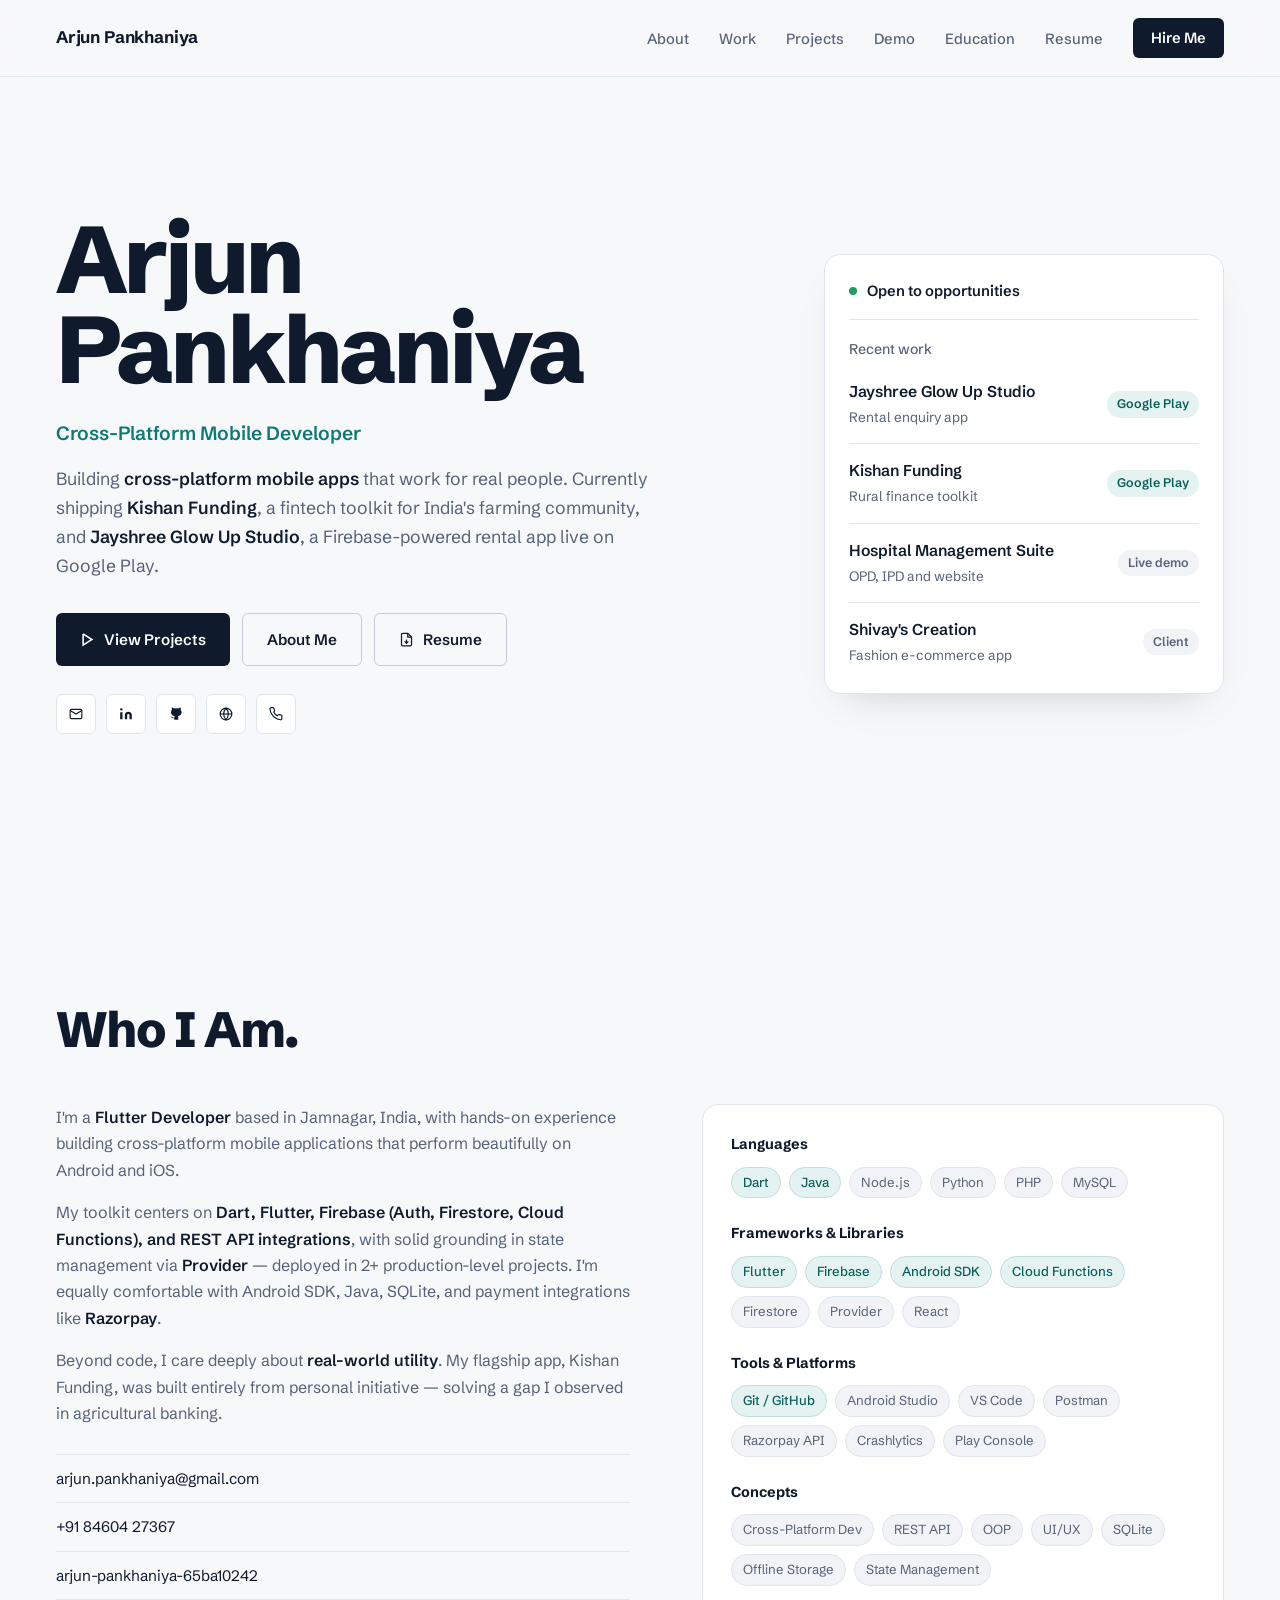
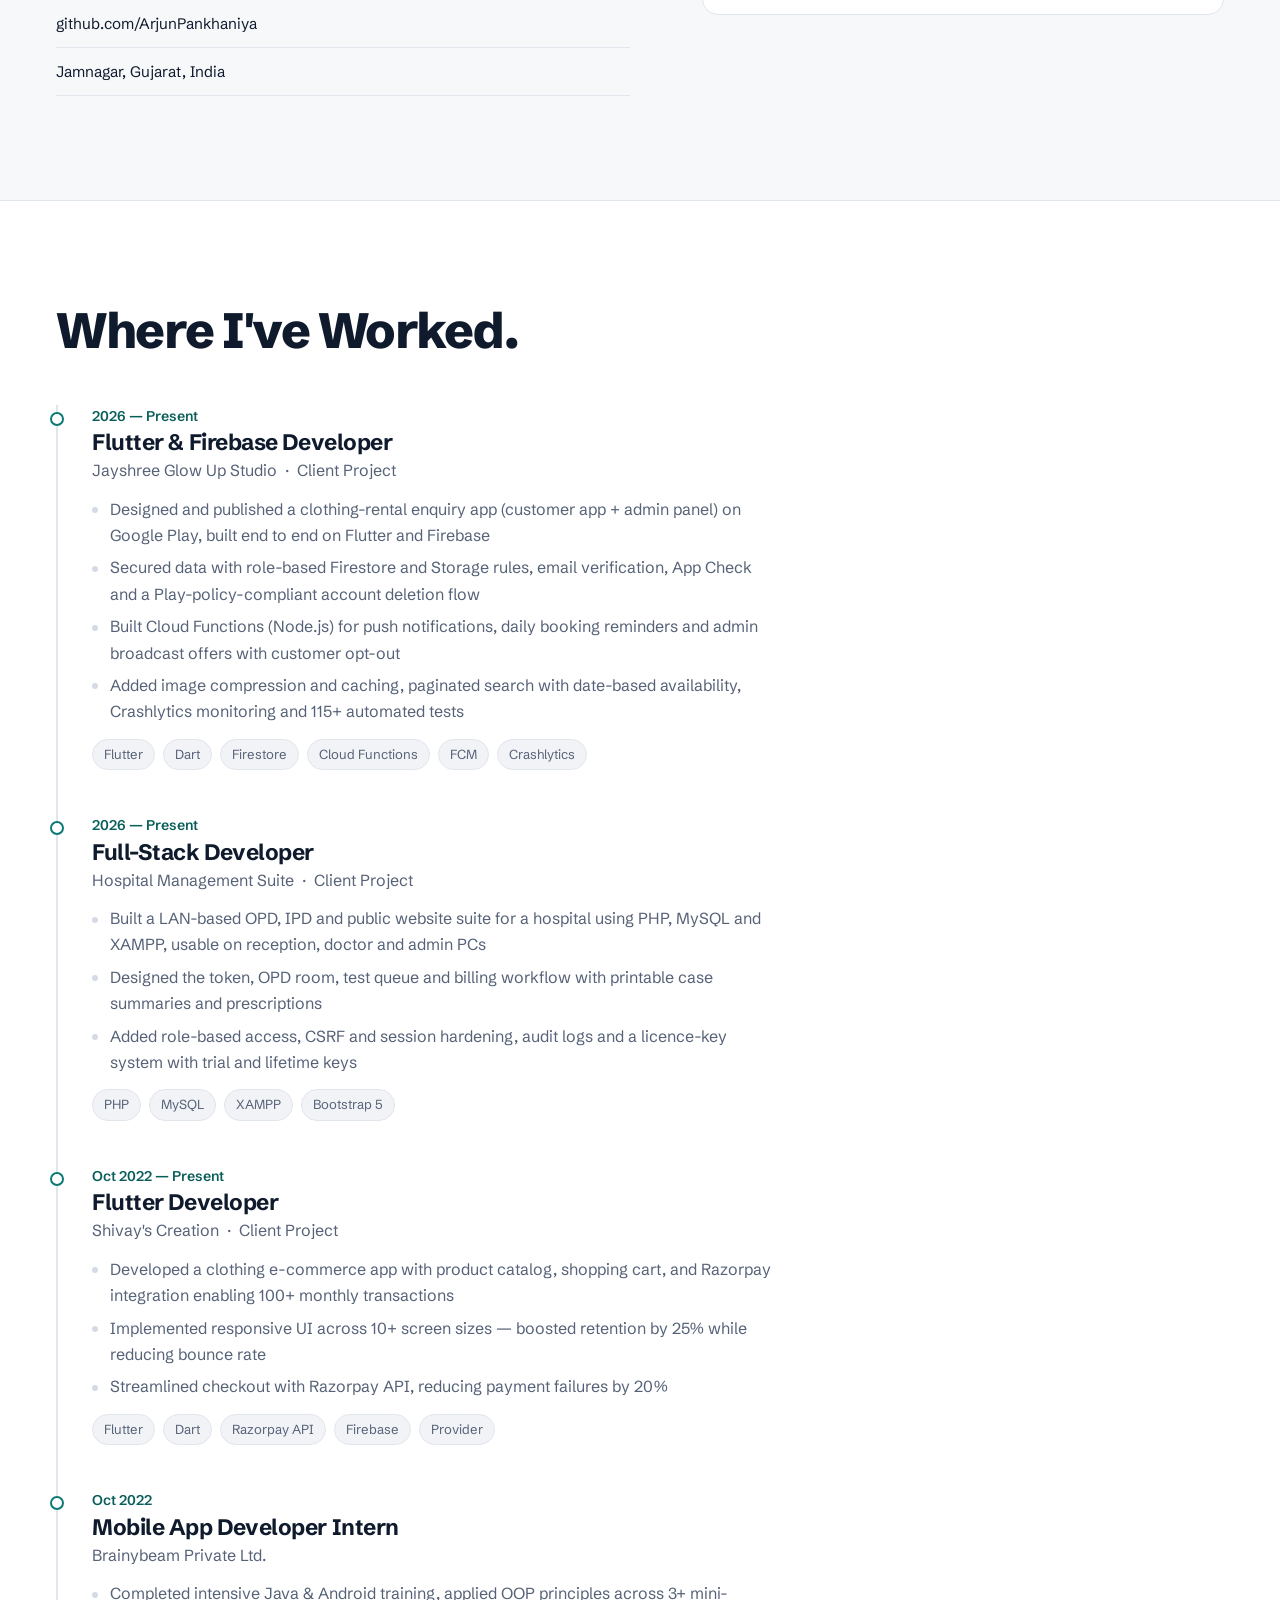
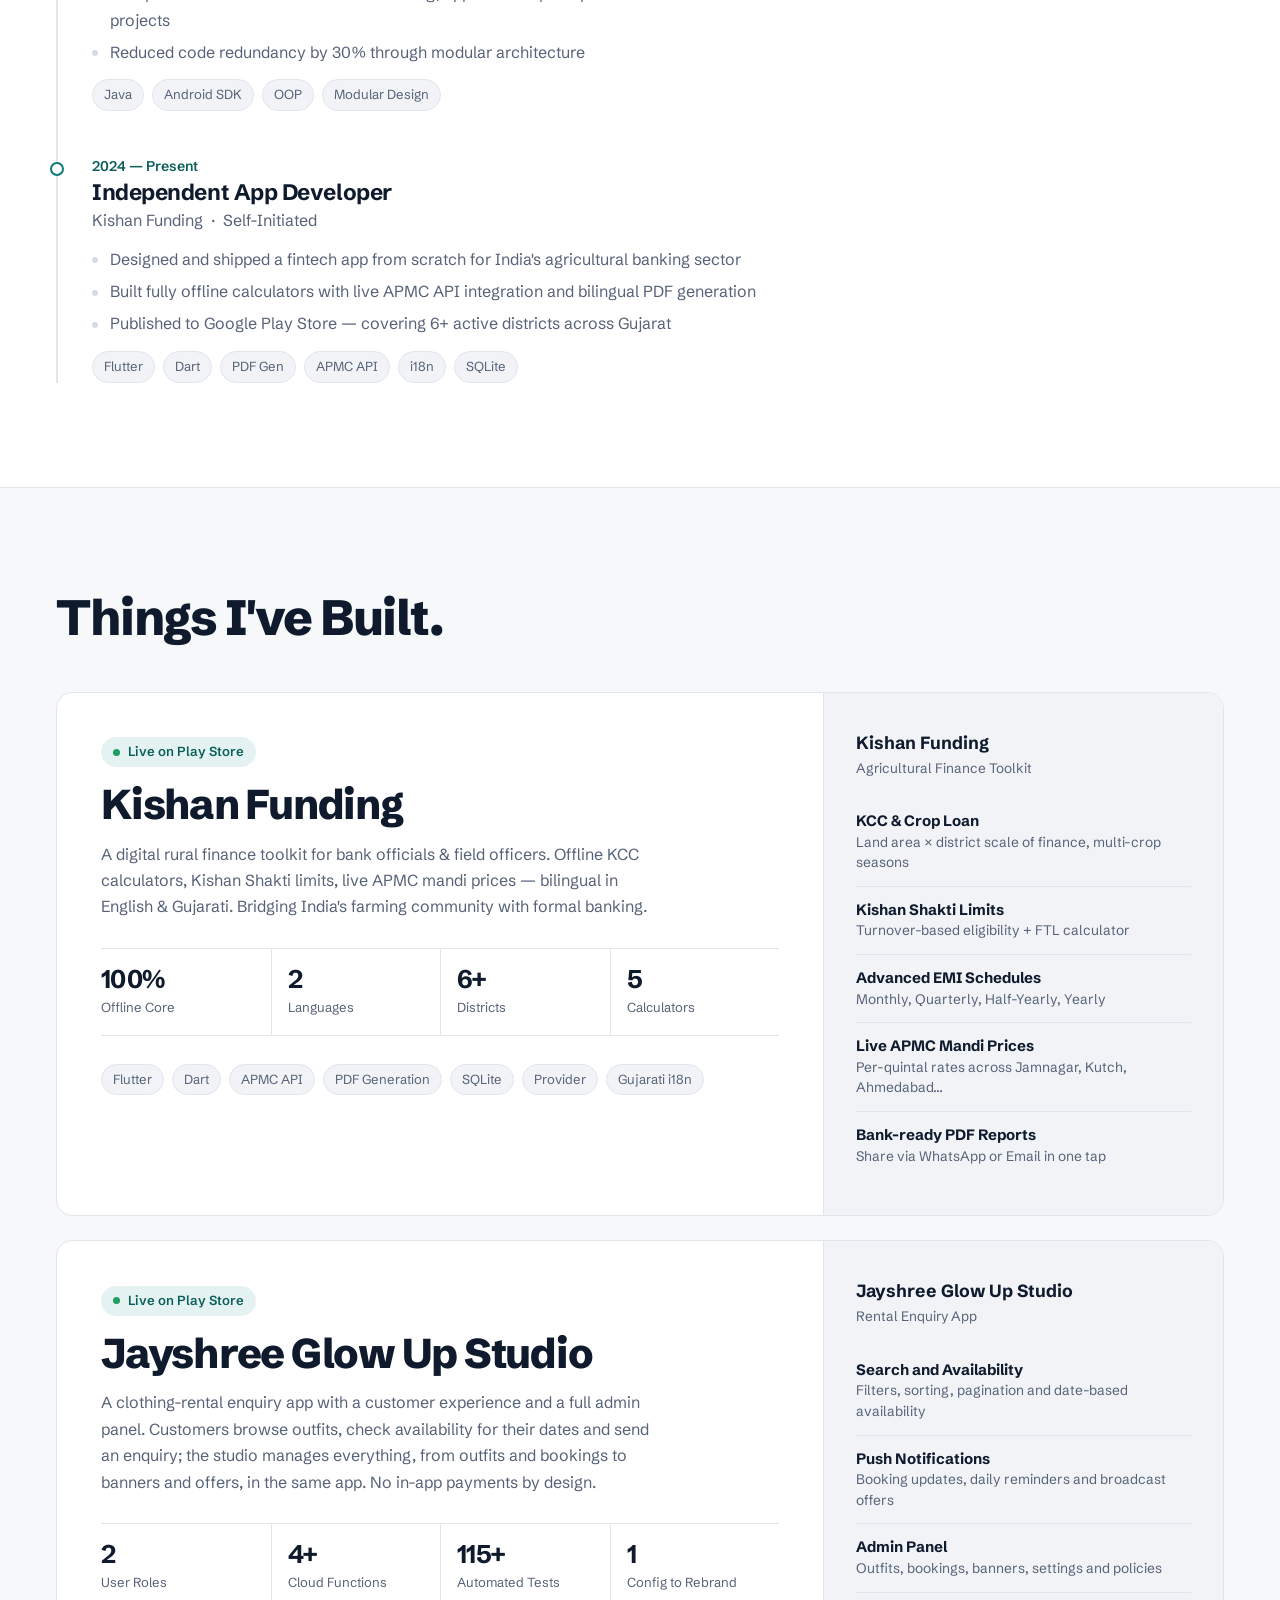
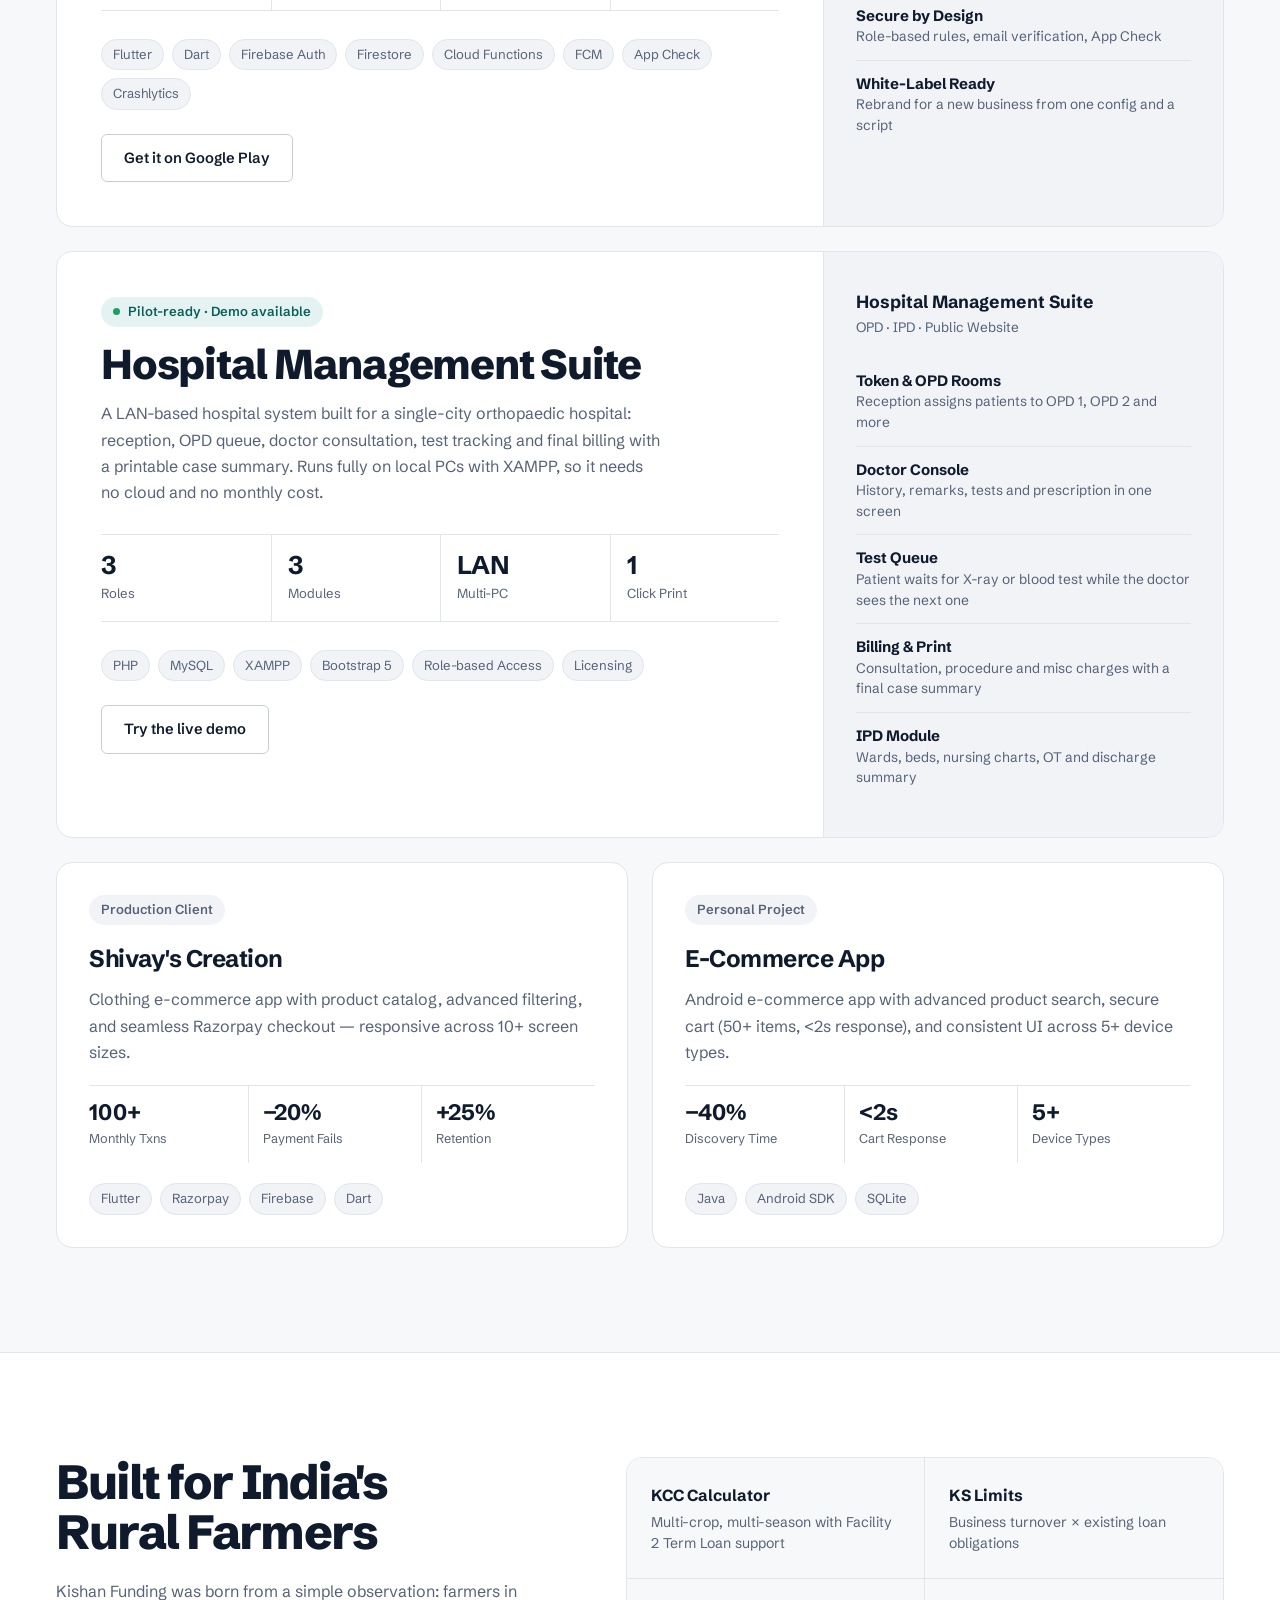
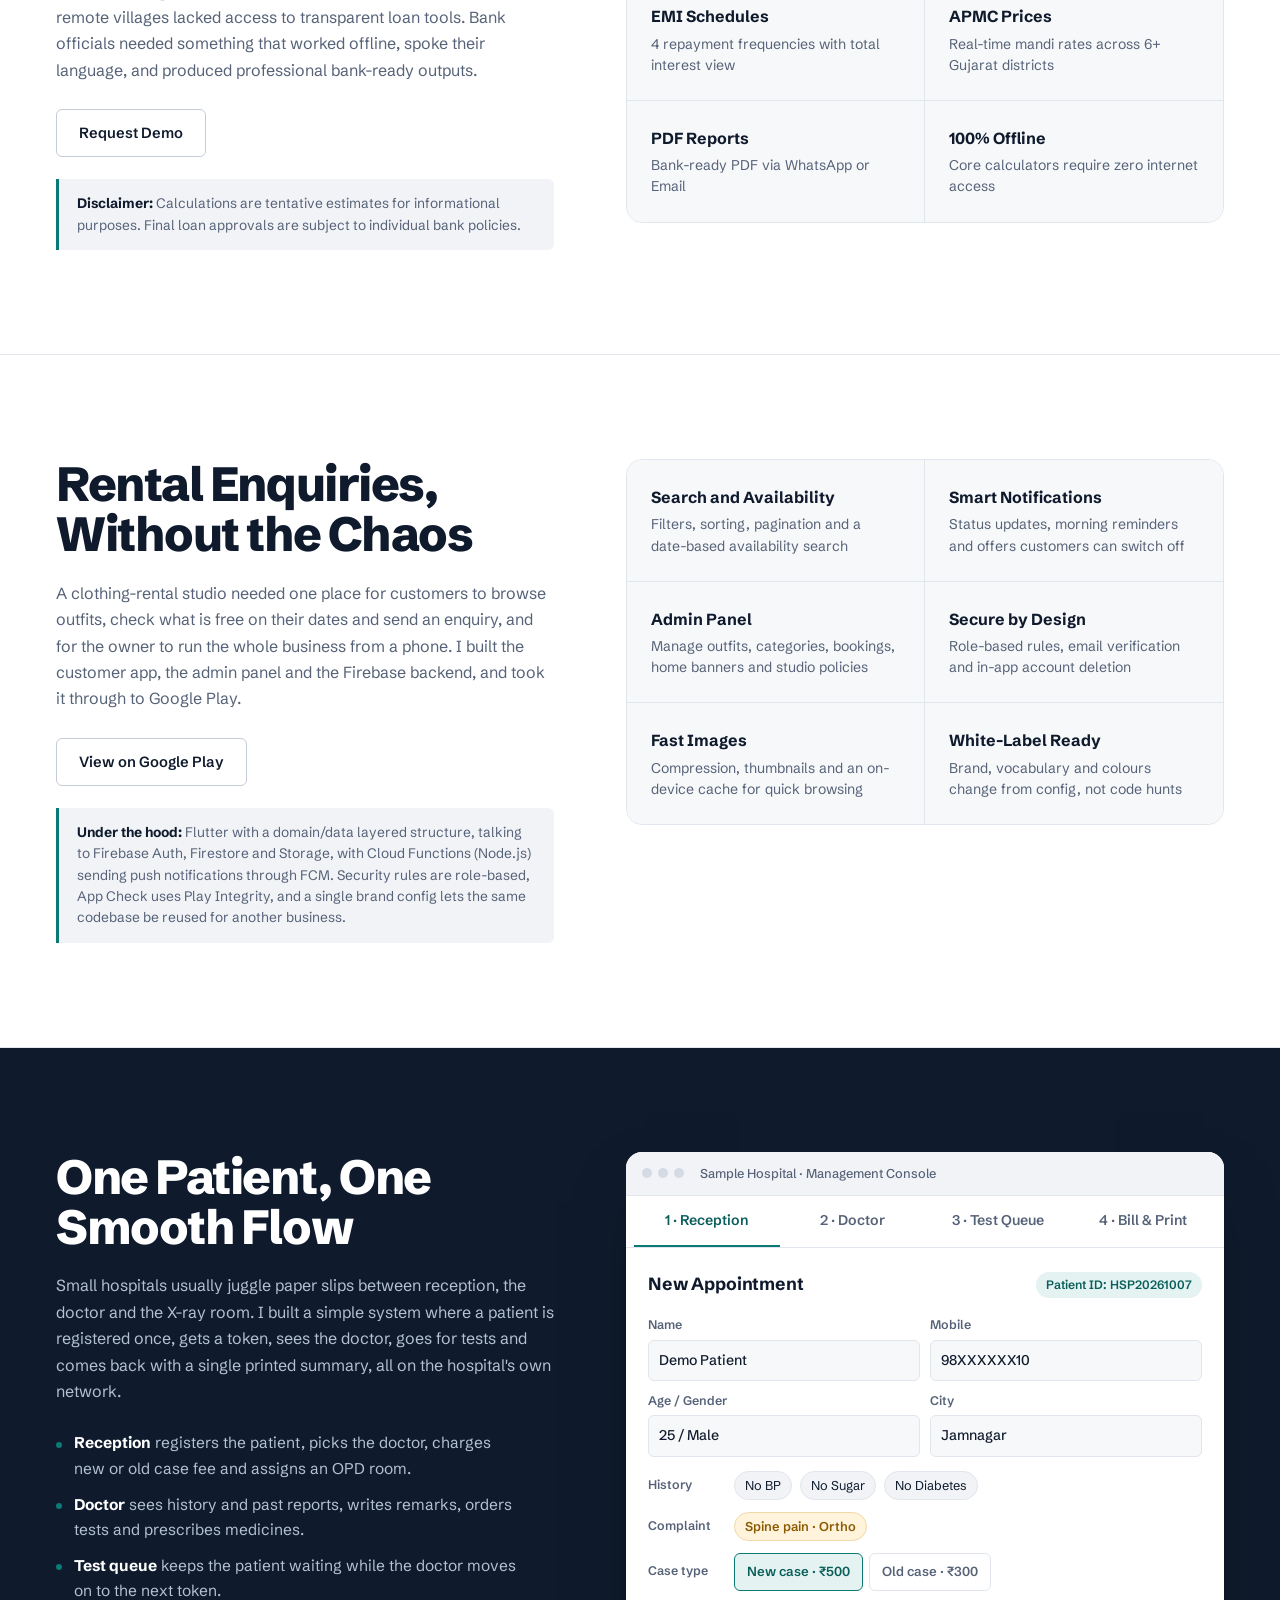
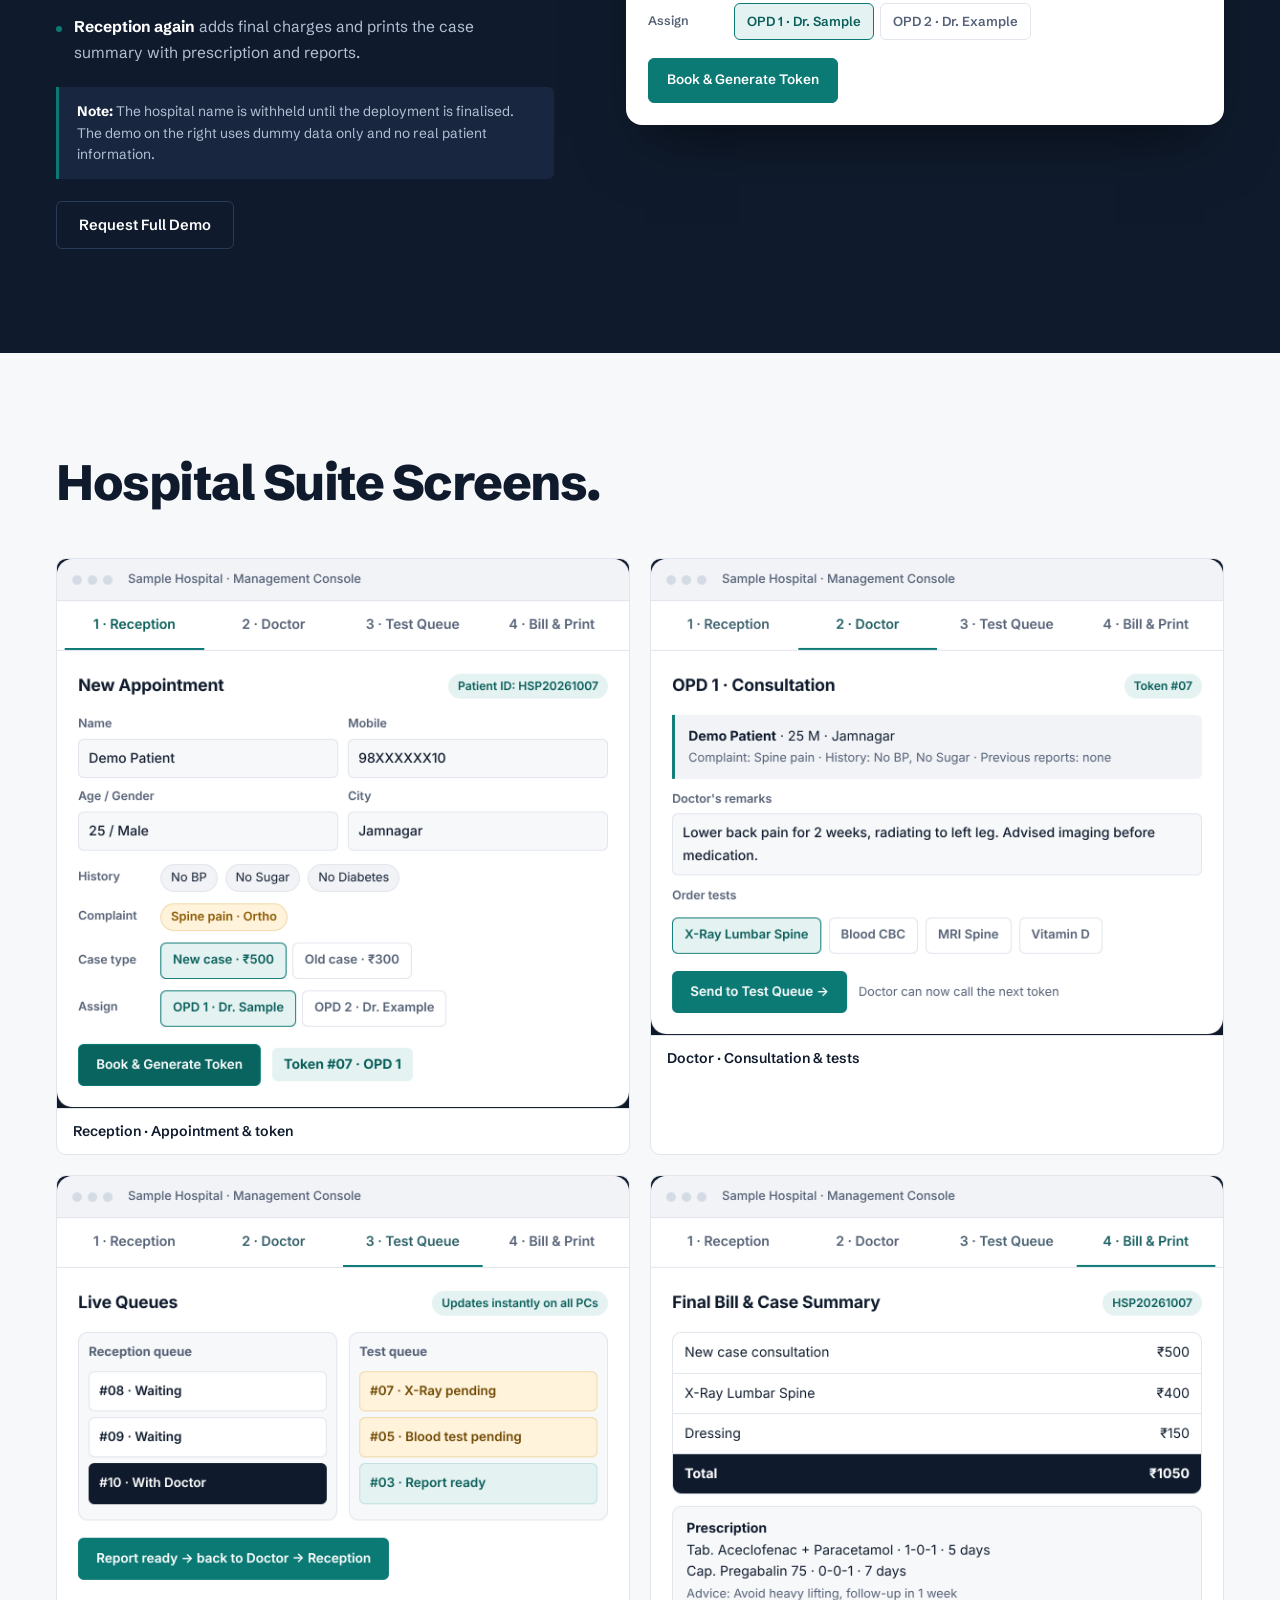
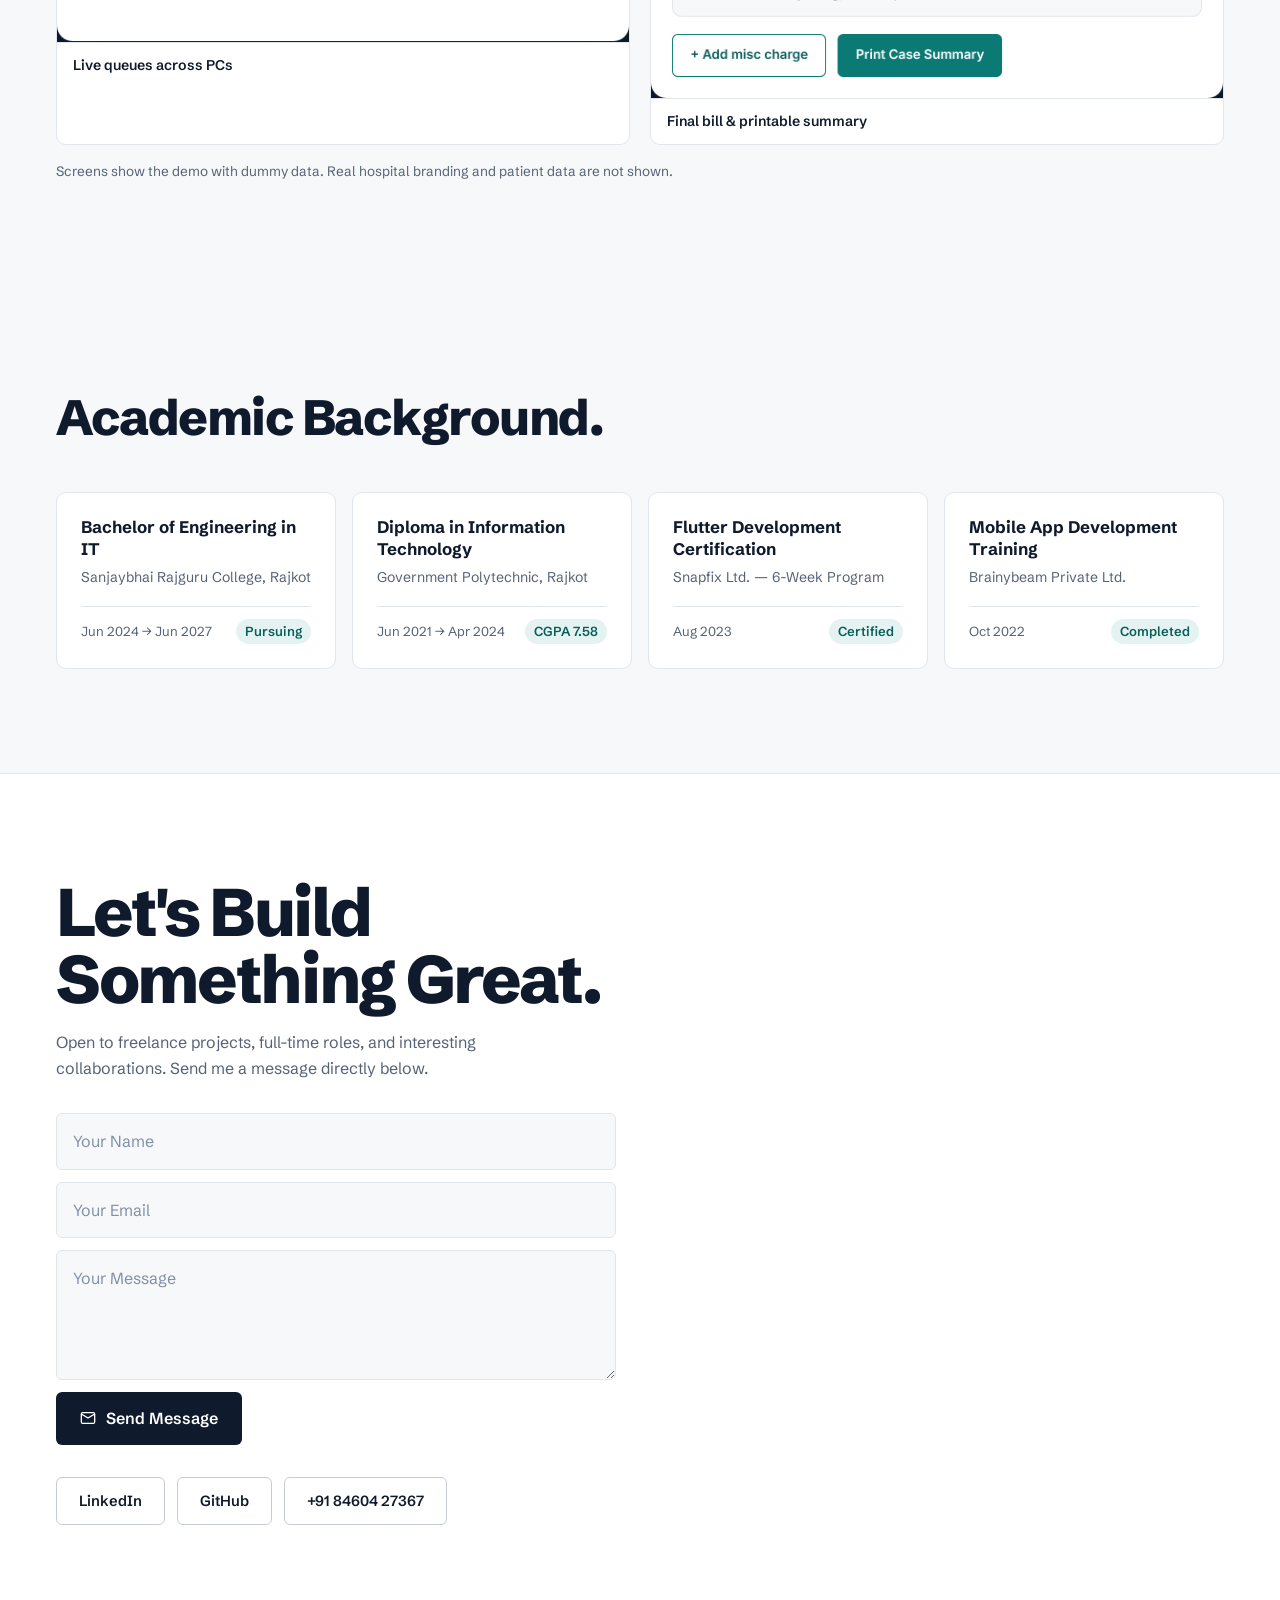
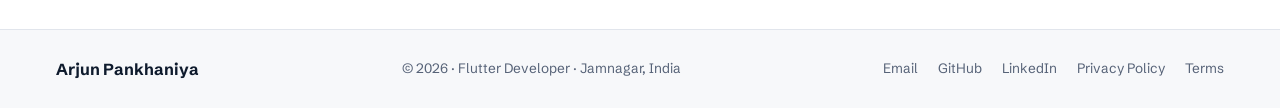
<file: index.html>
<!DOCTYPE html>
<html lang="en">
<head>
<meta charset="UTF-8">
<meta name="theme-color" content="#F7F8FA">
<meta name="viewport" content="width=device-width, initial-scale=1.0">

<title>Arjun Pankhaniya — Flutter Developer</title>
<meta name="description" content="Arjun Pankhaniya - Flutter &amp; Firebase Developer building production mobile apps. Based in Jamnagar, India.">
<meta property="og:title" content="Arjun Pankhaniya | Flutter Developer">
<meta property="og:description" content="Building cross-platform mobile apps that work for real people.">
<meta property="og:type" content="website">

<link rel="preconnect" href="https://fonts.googleapis.com">
<link href="https://fonts.googleapis.com/css2?family=Schibsted+Grotesk:wght@400;500;600;700;800&display=swap" rel="stylesheet">

<link rel="stylesheet" href="assets/css/style.css">
</head>
<body>
<div id="cur"></div>
<div id="ring"></div>

<nav id="nav">
  <div class="nl">Arjun Pankhaniya</div>
  <ul class="nm">
    <li class="ni"><a href="#about">About</a></li>
    <li class="ni"><a href="#experience">Work</a></li>
    <li class="ni"><a href="#projects">Projects</a></li>
    <li class="ni"><a href="#hospital">Demo</a></li>
    <li class="ni"><a href="#education">Education</a></li>
    <li class="ni"><a href="assets/resume.pdf" target="_blank">Resume</a></li>
    <a href="https://mail.google.com/mail/?view=cm&fs=1&to=arjun.pankhaniya@gmail.com&su=Hiring Based on Your Portfolio &body=Type Message Here..." target="_blank" class="nc">Hire Me</a>
  </ul>
</nav>

<section class="hero" id="home">
  <div class="hg"></div><div class="hg2"></div>
  <div class="hl">
    
    <h1 class="hn">Arjun<span class="w2">Pankhaniya</span></h1>
    <div class="htb">
      <span>Cross-Platform Mobile Developer</span>
      <div class="dv"></div>
    </div>
    <p class="hbio">Building <strong>cross-platform mobile apps</strong> that work for real people. Currently shipping <strong>Kishan Funding</strong>, a fintech toolkit for India's farming community, and <strong>Jayshree Glow Up Studio</strong>, a Firebase-powered rental app live on Google Play.</p>
    <div class="ha">
      <a href="#projects" class="bf">
        <svg width="15" height="15" viewBox="0 0 24 24" fill="none" stroke="currentColor" stroke-width="2.5"><polyline points="5 3 19 12 5 21 5 3"/></svg>
        View Projects
      </a>
      <a href="#about" class="bo">About Me</a>
      <a href="assets/resume.pdf" target="_blank" class="bo">
        <svg width="15" height="15" viewBox="0 0 24 24" fill="none" stroke="currentColor" stroke-width="2"><path d="M14 2H6a2 2 0 0 0-2 2v16a2 2 0 0 0 2 2h12a2 2 0 0 0 2-2V8z"></path><polyline points="14 2 14 8 20 8"></polyline><line x1="12" y1="18" x2="12" y2="12"></line><polyline points="9 15 12 18 15 15"></polyline></svg>
        Resume
      </a>
    </div>
    <div class="hlinks">
      <a href="https://mail.google.com/mail/?view=cm&fs=1&to=arjun.pankhaniya@gmail.com" target="_blank" class="il" title="Email" aria-label="Send an Email">
        <svg width="14" height="14" viewBox="0 0 24 24" fill="none" stroke="currentColor" stroke-width="2"><path d="M4 4h16c1.1 0 2 .9 2 2v12c0 1.1-.9 2-2 2H4c-1.1 0-2-.9-2-2V6c0-1.1.9-2 2-2z"/><polyline points="22,6 12,12 2,6"/></svg>
      </a>
      <a href="https://www.linkedin.com/in/arjun-pankhaniya-65ba10242" target="_blank" class="il" title="LinkedIn" aria-label="Visit my LinkedIn profile">
        <svg width="14" height="14" viewBox="0 0 24 24" fill="currentColor"><path d="M16 8a6 6 0 0 1 6 6v7h-4v-7a2 2 0 0 0-2-2 2 2 0 0 0-2 2v7h-4v-7a6 6 0 0 1 6-6z"/><rect x="2" y="9" width="4" height="12"/><circle cx="4" cy="4" r="2"/></svg>
      </a>
      <a href="https://github.com/ArjunPankhaniya" target="_blank" class="il" title="GitHub" aria-label="Visit my GitHub profile">
        <svg width="14" height="14" viewBox="0 0 24 24" fill="currentColor"><path d="M9 19c-5 1.5-5-2.5-7-3m14 6v-3.87a3.37 3.37 0 0 0-.94-2.61c3.14-.35 6.44-1.54 6.44-7A5.44 5.44 0 0 0 20 4.77 5.07 5.07 0 0 0 19.91 1S18.73.65 16 2.48a13.38 13.38 0 0 0-7 0C6.27.65 5.09 1 5.09 1A5.07 5.07 0 0 0 5 4.77a5.44 5.44 0 0 0-1.5 3.78c0 5.42 3.3 6.61 6.44 7A3.37 3.37 0 0 0 9 18.13V22"/></svg>
      </a>
      <a href="https://arjunpankhaniya.github.io/" target="_blank" class="il" title="Website" aria-label="Visit my personal website">
        <svg width="14" height="14" viewBox="0 0 24 24" fill="none" stroke="currentColor" stroke-width="2"><circle cx="12" cy="12" r="10"/><line x1="2" y1="12" x2="22" y2="12"/><path d="M12 2a15.3 15.3 0 0 1 4 10 15.3 15.3 0 0 1-4 10 15.3 15.3 0 0 1-4-10 15.3 15.3 0 0 1 4-10z"/></svg>
      </a>
      <a href="tel:+918460427367" class="il" title="Phone" aria-label="Call my phone number">
        <svg width="14" height="14" viewBox="0 0 24 24" fill="none" stroke="currentColor" stroke-width="2"><path d="M22 16.92v3a2 2 0 0 1-2.18 2 19.79 19.79 0 0 1-8.63-3.07A19.5 19.5 0 0 1 4.69 12a19.79 19.79 0 0 1-3.07-8.67A2 2 0 0 1 3.6 1.2h3a2 2 0 0 1 2 1.72 12.84 12.84 0 0 0 .7 2.81 2 2 0 0 1-.45 2.11L7.91 8.72a16 16 0 0 0 6.37 6.37l1.58-1.58a2 2 0 0 1 2.11-.45 12.84 12.84 0 0 0 2.81.7A2 2 0 0 1 22 16.92z"/></svg>
      </a>
    </div>
  </div>
  <div class="hr">
    <div class="avail"><div class="pd"></div>Open to opportunities</div>
    <div class="hrt">Recent work</div>
    <a class="wk" href="#jayshree"><span class="wkn">Jayshree Glow Up Studio</span><span class="wkd">Rental enquiry app</span><span class="wks live">Google Play</span></a>
    <a class="wk" href="#kishan"><span class="wkn">Kishan Funding</span><span class="wkd">Rural finance toolkit</span><span class="wks live">Google Play</span></a>
    <a class="wk" href="#hospital"><span class="wkn">Hospital Management Suite</span><span class="wkd">OPD, IPD and website</span><span class="wks">Live demo</span></a>
    <a class="wk" href="#projects"><span class="wkn">Shivay's Creation</span><span class="wkd">Fashion e-commerce app</span><span class="wks">Client</span></a>
  </div>
  <div class="sh"><div class="shl"></div>Scroll to explore</div>
</section>

<section class="sec" id="about">
  <div class="sh2 rv"><h2 class="st">Who I Am.</h2></div>
  <div class="ag">
    <div class="ab rv">
      <p>I'm a <strong>Flutter Developer</strong> based in Jamnagar, India, with hands-on experience building cross-platform mobile applications that perform beautifully on Android and iOS.</p>
      <p>My toolkit centers on <strong>Dart, Flutter, Firebase (Auth, Firestore, Cloud Functions), and REST API integrations</strong>, with solid grounding in state management via <strong>Provider</strong> — deployed in 2+ production-level projects. I'm equally comfortable with Android SDK, Java, SQLite, and payment integrations like <strong>Razorpay</strong>.</p>
      <p>Beyond code, I care deeply about <strong>real-world utility</strong>. My flagship app, Kishan Funding, was built entirely from personal initiative — solving a gap I observed in agricultural banking.</p>
      <div class="cl">
        <a href="https://mail.google.com/mail/?view=cm&fs=1&to=arjun.pankhaniya@gmail.com" target="_blank" class="ci"><span class="cic">✉</span>arjun.pankhaniya@gmail.com</a>
        <a href="tel:+918460427367" class="ci"><span class="cic">📞</span>+91 84604 27367</a>
        <a href="https://www.linkedin.com/in/arjun-pankhaniya-65ba10242" target="_blank" class="ci"><span class="cic">in</span>arjun-pankhaniya-65ba10242</a>
        <a href="https://github.com/ArjunPankhaniya" target="_blank" class="ci"><span class="cic">⬡</span>github.com/ArjunPankhaniya</a>
        <span class="ci"><span class="cic">📍</span>Jamnagar, Gujarat, India</span>
      </div>
    </div>
    <div class="rv d2">
      <div class="skc">
        <div><span class="sgl">Languages</span><div class="skt"><span class="tg c">Dart</span><span class="tg c">Java</span><span class="tg">Node.js</span><span class="tg">Python</span><span class="tg">PHP</span><span class="tg">MySQL</span></div></div>
        <div><span class="sgl">Frameworks & Libraries</span><div class="skt"><span class="tg c">Flutter</span><span class="tg c">Firebase</span><span class="tg c">Android SDK</span><span class="tg c">Cloud Functions</span><span class="tg">Firestore</span><span class="tg">Provider</span><span class="tg">React</span></div></div>
        <div><span class="sgl">Tools & Platforms</span><div class="skt"><span class="tg c">Git / GitHub</span><span class="tg">Android Studio</span><span class="tg">VS Code</span><span class="tg">Postman</span><span class="tg">Razorpay API</span><span class="tg">Crashlytics</span><span class="tg">Play Console</span></div></div>
        <div><span class="sgl">Concepts</span><div class="skt"><span class="tg">Cross-Platform Dev</span><span class="tg">REST API</span><span class="tg">OOP</span><span class="tg">UI/UX</span><span class="tg">SQLite</span><span class="tg">Offline Storage</span><span class="tg">State Management</span></div></div>
      </div>
    </div>
  </div>
</section>

<section class="sec" id="experience" style="background:var(--surface);border-top:1px solid var(--border);border-bottom:1px solid var(--border)">
  <div class="sh2 rv"><h2 class="st">Where I've Worked.</h2></div>
  <div class="tl rv">
    <div class="tli">
      <div class="tld"></div>
      <div class="tlp">2026 — Present</div>
      <div class="tlr">Flutter &amp; Firebase Developer</div>
      <div class="tlco">Jayshree Glow Up Studio &nbsp;·&nbsp; Client Project</div>
      <ul class="tlpts">
        <li>Designed and published a clothing-rental enquiry app (customer app + admin panel) on Google Play, built end to end on Flutter and Firebase</li>
        <li>Secured data with role-based Firestore and Storage rules, email verification, App Check and a Play-policy-compliant account deletion flow</li>
        <li>Built Cloud Functions (Node.js) for push notifications, daily booking reminders and admin broadcast offers with customer opt-out</li>
        <li>Added image compression and caching, paginated search with date-based availability, Crashlytics monitoring and 115+ automated tests</li>
      </ul>
      <div class="tltch"><span class="tlt">Flutter</span><span class="tlt">Dart</span><span class="tlt">Firestore</span><span class="tlt">Cloud Functions</span><span class="tlt">FCM</span><span class="tlt">Crashlytics</span></div>
    </div>
    <div class="tli">
      <div class="tld"></div>
      <div class="tlp">2026 — Present</div>
      <div class="tlr">Full-Stack Developer</div>
      <div class="tlco">Hospital Management Suite &nbsp;·&nbsp; Client Project</div>
      <ul class="tlpts">
        <li>Built a LAN-based OPD, IPD and public website suite for a hospital using PHP, MySQL and XAMPP, usable on reception, doctor and admin PCs</li>
        <li>Designed the token, OPD room, test queue and billing workflow with printable case summaries and prescriptions</li>
        <li>Added role-based access, CSRF and session hardening, audit logs and a licence-key system with trial and lifetime keys</li>
      </ul>
      <div class="tltch"><span class="tlt">PHP</span><span class="tlt">MySQL</span><span class="tlt">XAMPP</span><span class="tlt">Bootstrap 5</span></div>
    </div>
    <div class="tli">
      <div class="tld"></div>
      <div class="tlp">Oct 2022 — Present</div>
      <div class="tlr">Flutter Developer</div>
      <div class="tlco">Shivay's Creation &nbsp;·&nbsp; Client Project</div>
      <ul class="tlpts">
        <li>Developed a clothing e-commerce app with product catalog, shopping cart, and Razorpay integration enabling 100+ monthly transactions</li>
        <li>Implemented responsive UI across 10+ screen sizes — boosted retention by 25% while reducing bounce rate</li>
        <li>Streamlined checkout with Razorpay API, reducing payment failures by 20%</li>
      </ul>
      <div class="tltch"><span class="tlt">Flutter</span><span class="tlt">Dart</span><span class="tlt">Razorpay API</span><span class="tlt">Firebase</span><span class="tlt">Provider</span></div>
    </div>
    <div class="tli">
      <div class="tld"></div>
      <div class="tlp">Oct 2022</div>
      <div class="tlr">Mobile App Developer Intern</div>
      <div class="tlco">Brainybeam Private Ltd.</div>
      <ul class="tlpts">
        <li>Completed intensive Java & Android training, applied OOP principles across 3+ mini-projects</li>
        <li>Reduced code redundancy by 30% through modular architecture</li>
      </ul>
      <div class="tltch"><span class="tlt">Java</span><span class="tlt">Android SDK</span><span class="tlt">OOP</span><span class="tlt">Modular Design</span></div>
    </div>
    <div class="tli">
      <div class="tld"></div>
      <div class="tlp">2024 — Present</div>
      <div class="tlr">Independent App Developer</div>
      <div class="tlco">Kishan Funding &nbsp;·&nbsp; Self-Initiated</div>
      <ul class="tlpts">
        <li>Designed and shipped a fintech app from scratch for India's agricultural banking sector</li>
        <li>Built fully offline calculators with live APMC API integration and bilingual PDF generation</li>
        <li>Published to Google Play Store — covering 6+ active districts across Gujarat</li>
      </ul>
      <div class="tltch"><span class="tlt">Flutter</span><span class="tlt">Dart</span><span class="tlt">PDF Gen</span><span class="tlt">APMC API</span><span class="tlt">i18n</span><span class="tlt">SQLite</span></div>
    </div>
  </div>
</section>

<section class="sec" id="projects">
  <div class="sh2 rv"><h2 class="st">Things I've Built.</h2></div>
  <div class="pfl">
    <div class="pft rv">
      <div class="pb">
        <div class="ps"><span class="dot"></span>Live on Play Store</div>
        <div class="pname">Kishan Funding</div>
        <p class="pdsc">A digital rural finance toolkit for bank officials & field officers. Offline KCC calculators, Kishan Shakti limits, live APMC mandi prices — bilingual in English &amp; Gujarati. Bridging India's farming community with formal banking.</p>
        <div class="pkpi">
          <div><div class="kv">100%</div><div class="kl">Offline Core</div></div>
          <div><div class="kv">2</div><div class="kl">Languages</div></div>
          <div><div class="kv">6+</div><div class="kl">Districts</div></div>
          <div><div class="kv">5</div><div class="kl">Calculators</div></div>
        </div>
        <div class="ptch"><span class="pt">Flutter</span><span class="pt">Dart</span><span class="pt">APMC API</span><span class="pt">PDF Generation</span><span class="pt">SQLite</span><span class="pt">Provider</span><span class="pt">Gujarati i18n</span></div>
      </div>
      <div class="pv">
        <div class="ah">
          <div class="ai">🌾</div>
          <div><div class="amn">Kishan Funding</div><div class="ams">Agricultural Finance Toolkit</div></div>
        </div>
        <div class="flist">
          <div class="ft"><span class="fi2">🧮</span><div class="ftx"><strong>KCC & Crop Loan</strong>Land area × district scale of finance, multi-crop seasons</div></div>
          <div class="ft"><span class="fi2">⚡</span><div class="ftx"><strong>Kishan Shakti Limits</strong>Turnover-based eligibility + FTL calculator</div></div>
          <div class="ft"><span class="fi2">📊</span><div class="ftx"><strong>Advanced EMI Schedules</strong>Monthly, Quarterly, Half-Yearly, Yearly</div></div>
          <div class="ft"><span class="fi2">🛒</span><div class="ftx"><strong>Live APMC Mandi Prices</strong>Per-quintal rates across Jamnagar, Kutch, Ahmedabad…</div></div>
          <div class="ft"><span class="fi2">📄</span><div class="ftx"><strong>Bank-ready PDF Reports</strong>Share via WhatsApp or Email in one tap</div></div>
        </div>
      </div>
    </div>
    <div class="pft rv">
      <div class="pb">
        <div class="ps"><span class="dot"></span>Live on Play Store</div>
        <div class="pname">Jayshree Glow Up Studio</div>
        <p class="pdsc">A clothing-rental enquiry app with a customer experience and a full admin panel. Customers browse outfits, check availability for their dates and send an enquiry; the studio manages everything, from outfits and bookings to banners and offers, in the same app. No in-app payments by design.</p>
        <div class="pkpi">
          <div><div class="kv">2</div><div class="kl">User Roles</div></div>
          <div><div class="kv">4+</div><div class="kl">Cloud Functions</div></div>
          <div><div class="kv">115+</div><div class="kl">Automated Tests</div></div>
          <div><div class="kv">1</div><div class="kl">Config to Rebrand</div></div>
        </div>
        <div class="ptch"><span class="pt">Flutter</span><span class="pt">Dart</span><span class="pt">Firebase Auth</span><span class="pt">Firestore</span><span class="pt">Cloud Functions</span><span class="pt">FCM</span><span class="pt">App Check</span><span class="pt">Crashlytics</span></div>
        <div class="plk"><a href="https://play.google.com/store/apps/details?id=com.jayshreeglowupstudio" target="_blank" rel="noopener" class="clnk">Get it on Google Play</a></div>
      </div>
      <div class="pv">
        <div class="ah">
          <div class="ai">👗</div>
          <div><div class="amn">Jayshree Glow Up Studio</div><div class="ams">Rental Enquiry App</div></div>
        </div>
        <div class="flist">
          <div class="ft"><span class="fi2">🔎</span><div class="ftx"><strong>Search and Availability</strong>Filters, sorting, pagination and date-based availability</div></div>
          <div class="ft"><span class="fi2">🔔</span><div class="ftx"><strong>Push Notifications</strong>Booking updates, daily reminders and broadcast offers</div></div>
          <div class="ft"><span class="fi2">🛠️</span><div class="ftx"><strong>Admin Panel</strong>Outfits, bookings, banners, settings and policies</div></div>
          <div class="ft"><span class="fi2">🔐</span><div class="ftx"><strong>Secure by Design</strong>Role-based rules, email verification, App Check</div></div>
          <div class="ft"><span class="fi2">🏷️</span><div class="ftx"><strong>White-Label Ready</strong>Rebrand for a new business from one config and a script</div></div>
        </div>
      </div>
    </div>
    <div class="pft rv">
      <div class="pb">
        <div class="ps"><span class="dot"></span>Pilot-ready · Demo available</div>
        <div class="pname">Hospital Management Suite</div>
        <p class="pdsc">A LAN-based hospital system built for a single-city orthopaedic hospital: reception, OPD queue, doctor consultation, test tracking and final billing with a printable case summary. Runs fully on local PCs with XAMPP, so it needs no cloud and no monthly cost.</p>
        <div class="pkpi">
          <div><div class="kv">3</div><div class="kl">Roles</div></div>
          <div><div class="kv">3</div><div class="kl">Modules</div></div>
          <div><div class="kv">LAN</div><div class="kl">Multi-PC</div></div>
          <div><div class="kv">1</div><div class="kl">Click Print</div></div>
        </div>
        <div class="ptch"><span class="pt">PHP</span><span class="pt">MySQL</span><span class="pt">XAMPP</span><span class="pt">Bootstrap 5</span><span class="pt">Role-based Access</span><span class="pt">Licensing</span></div>
        <div class="plk"><a href="#hospital" class="clnk">Try the live demo</a></div>
      </div>
      <div class="pv">
        <div class="ah">
          <div class="ai">🏥</div>
          <div><div class="amn">Hospital Management Suite</div><div class="ams">OPD · IPD · Public Website</div></div>
        </div>
        <div class="flist">
          <div class="ft"><span class="fi2">🎫</span><div class="ftx"><strong>Token &amp; OPD Rooms</strong>Reception assigns patients to OPD 1, OPD 2 and more</div></div>
          <div class="ft"><span class="fi2">🩺</span><div class="ftx"><strong>Doctor Console</strong>History, remarks, tests and prescription in one screen</div></div>
          <div class="ft"><span class="fi2">🧪</span><div class="ftx"><strong>Test Queue</strong>Patient waits for X-ray or blood test while the doctor sees the next one</div></div>
          <div class="ft"><span class="fi2">🧾</span><div class="ftx"><strong>Billing &amp; Print</strong>Consultation, procedure and misc charges with a final case summary</div></div>
          <div class="ft"><span class="fi2">🛏️</span><div class="ftx"><strong>IPD Module</strong>Wards, beds, nursing charts, OT and discharge summary</div></div>
        </div>
      </div>
    </div>
    <div class="pr">
      <div class="pc rv">
        <div class="ps ps-client">Production Client</div>
        <div class="pcn" style="margin-top:14px">Shivay's Creation</div>
        <p class="pcd">Clothing e-commerce app with product catalog, advanced filtering, and seamless Razorpay checkout — responsive across 10+ screen sizes.</p>
        <div class="pcm">
          <div><div class="mk">100+</div><div class="mkl">Monthly Txns</div></div>
          <div><div class="mk">−20%</div><div class="mkl">Payment Fails</div></div>
          <div><div class="mk">+25%</div><div class="mkl">Retention</div></div>
        </div>
        <div class="skt"><span class="tg">Flutter</span><span class="tg">Razorpay</span><span class="tg">Firebase</span><span class="tg">Dart</span></div>
      </div>
      <div class="pc rv d1">
        <div class="ps ps-personal">Personal Project</div>
        <div class="pcn" style="margin-top:14px">E-Commerce App</div>
        <p class="pcd">Android e-commerce app with advanced product search, secure cart (50+ items, &lt;2s response), and consistent UI across 5+ device types.</p>
        <div class="pcm">
          <div><div class="mk">−40%</div><div class="mkl">Discovery Time</div></div>
          <div><div class="mk">&lt;2s</div><div class="mkl">Cart Response</div></div>
          <div><div class="mk">5+</div><div class="mkl">Device Types</div></div>
        </div>
        <div class="skt"><span class="tg">Java</span><span class="tg">Android SDK</span><span class="tg">SQLite</span></div>
      </div>
    </div>
  </div>
</section>

<section class="sec show" id="kishan">
  <div class="si">
    <div class="rv">
      <div class="stit">Built for India's<br>Rural Farmers</div>
      <p class="sdesc">Kishan Funding was born from a simple observation: farmers in remote villages lacked access to transparent loan tools. Bank officials needed something that worked offline, spoke their language, and produced professional bank-ready outputs.</p>
      <a href="https://mail.google.com/mail/?view=cm&fs=1&to=arjun.pankhaniya@gmail.com" target="_blank" class="clnk" style="display:inline-block">Request Demo</a>
      <div class="disc"><strong style="color:var(--text)">Disclaimer:</strong> Calculations are tentative estimates for informational purposes. Final loan approvals are subject to individual bank policies.</div>
    </div>
    <div class="fg rv d2">
      <div class="fca"><span class="fci">🌾</span><div class="fcn">KCC Calculator</div><p class="fcd">Multi-crop, multi-season with Facility 2 Term Loan support</p></div>
      <div class="fca"><span class="fci">⚡</span><div class="fcn">KS Limits</div><p class="fcd">Business turnover × existing loan obligations</p></div>
      <div class="fca"><span class="fci">📊</span><div class="fcn">EMI Schedules</div><p class="fcd">4 repayment frequencies with total interest view</p></div>
      <div class="fca"><span class="fci">🛒</span><div class="fcn">APMC Prices</div><p class="fcd">Real-time mandi rates across 6+ Gujarat districts</p></div>
      <div class="fca"><span class="fci">📄</span><div class="fcn">PDF Reports</div><p class="fcd">Bank-ready PDF via WhatsApp or Email</p></div>
      <div class="fca"><span class="fci">🔒</span><div class="fcn">100% Offline</div><p class="fcd">Core calculators require zero internet access</p></div>
    </div>
  </div>
</section>

<section class="sec show" id="jayshree">
  <div class="si">
    <div class="rv">
      <div class="stit">Rental Enquiries,<br>Without the Chaos</div>
      <p class="sdesc">A clothing-rental studio needed one place for customers to browse outfits, check what is free on their dates and send an enquiry, and for the owner to run the whole business from a phone. I built the customer app, the admin panel and the Firebase backend, and took it through to Google Play.</p>
      <a href="https://play.google.com/store/apps/details?id=com.jayshreeglowupstudio" target="_blank" rel="noopener" class="clnk" style="display:inline-block">View on Google Play</a>
      <div class="disc"><strong style="color:var(--text)">Under the hood:</strong> Flutter with a domain/data layered structure, talking to Firebase Auth, Firestore and Storage, with Cloud Functions (Node.js) sending push notifications through FCM. Security rules are role-based, App Check uses Play Integrity, and a single brand config lets the same codebase be reused for another business.</div>
    </div>
    <div class="fg rv d2">
      <div class="fca"><span class="fci">🔎</span><div class="fcn">Search and Availability</div><p class="fcd">Filters, sorting, pagination and a date-based availability search</p></div>
      <div class="fca"><span class="fci">🔔</span><div class="fcn">Smart Notifications</div><p class="fcd">Status updates, morning reminders and offers customers can switch off</p></div>
      <div class="fca"><span class="fci">🛠️</span><div class="fcn">Admin Panel</div><p class="fcd">Manage outfits, categories, bookings, home banners and studio policies</p></div>
      <div class="fca"><span class="fci">🔐</span><div class="fcn">Secure by Design</div><p class="fcd">Role-based rules, email verification and in-app account deletion</p></div>
      <div class="fca"><span class="fci">🖼️</span><div class="fcn">Fast Images</div><p class="fcd">Compression, thumbnails and an on-device cache for quick browsing</p></div>
      <div class="fca"><span class="fci">🏷️</span><div class="fcn">White-Label Ready</div><p class="fcd">Brand, vocabulary and colours change from config, not code hunts</p></div>
    </div>
  </div>
</section>

<section class="sec show" id="hospital">
  <div class="si">
    <div class="rv">
      <div class="stit">One Patient, One<br>Smooth Flow</div>
      <p class="sdesc">Small hospitals usually juggle paper slips between reception, the doctor and the X-ray room. I built a simple system where a patient is registered once, gets a token, sees the doctor, goes for tests and comes back with a single printed summary, all on the hospital's own network.</p>
      <ul class="hms-pts">
        <li><strong>Reception</strong> registers the patient, picks the doctor, charges new or old case fee and assigns an OPD room.</li>
        <li><strong>Doctor</strong> sees history and past reports, writes remarks, orders tests and prescribes medicines.</li>
        <li><strong>Test queue</strong> keeps the patient waiting while the doctor moves on to the next token.</li>
        <li><strong>Reception again</strong> adds final charges and prints the case summary with prescription and reports.</li>
      </ul>
      <div class="disc"><strong style="color:var(--text)">Note:</strong> The hospital name is withheld until the deployment is finalised. The demo on the right uses dummy data only and no real patient information.</div>
      <a href="https://mail.google.com/mail/?view=cm&fs=1&to=arjun.pankhaniya@gmail.com&su=Hospital Software Enquiry" target="_blank" class="clnk" style="display:inline-block;margin-top:22px">Request Full Demo</a>
    </div>
    <div class="rv d2">
      <div class="hms" id="hmsDemo">
        <div class="hms-bar">
          <span class="hms-d"></span><span class="hms-d"></span><span class="hms-d"></span>
          <span class="hms-t">Sample Hospital · Management Console</span>
        </div>
        <div class="hms-tabs" role="tablist">
          <button class="on" data-step="1" role="tab">1 · Reception</button>
          <button data-step="2" role="tab">2 · Doctor</button>
          <button data-step="3" role="tab">3 · Test Queue</button>
          <button data-step="4" role="tab">4 · Bill &amp; Print</button>
        </div>

        <div class="hms-scr on" data-scr="1">
          <div class="hms-h"><strong>New Appointment</strong><span class="hms-pill">Patient ID: HSP20261007</span></div>
          <div class="hms-grid">
            <label>Name<input value="Demo Patient" readonly></label>
            <label>Mobile<input value="98XXXXXX10" readonly></label>
            <label>Age / Gender<input value="25 / Male" readonly></label>
            <label>City<input value="Jamnagar" readonly></label>
          </div>
          <div class="hms-row"><span class="hms-l">History</span><span class="hms-chip">No BP</span><span class="hms-chip">No Sugar</span><span class="hms-chip">No Diabetes</span></div>
          <div class="hms-row"><span class="hms-l">Complaint</span><span class="hms-chip hms-warm">Spine pain · Ortho</span></div>
          <div class="hms-row"><span class="hms-l">Case type</span>
            <div class="hms-seg" id="hmsCase"><button class="on" data-fee="500">New case · ₹500</button><button data-fee="300">Old case · ₹300</button></div>
          </div>
          <div class="hms-row"><span class="hms-l">Assign</span>
            <div class="hms-seg" id="hmsRoom"><button class="on">OPD 1 · Dr. Sample</button><button>OPD 2 · Dr. Example</button></div>
          </div>
          <div class="hms-act"><button class="hms-btn" id="hmsBook">Book &amp; Generate Token</button><span class="hms-tok" id="hmsTok" hidden>Token #07 · <span id="hmsTokRoom">OPD 1</span></span></div>
        </div>

        <div class="hms-scr" data-scr="2">
          <div class="hms-h"><strong>OPD 1 · Consultation</strong><span class="hms-pill">Token #07</span></div>
          <div class="hms-pcard"><b>Demo Patient</b> · 25 M · Jamnagar<br><span>Complaint: Spine pain · History: No BP, No Sugar · Previous reports: none</span></div>
          <label class="hms-ta">Doctor's remarks<textarea readonly>Lower back pain for 2 weeks, radiating to left leg. Advised imaging before medication.</textarea></label>
          <div class="hms-row"><span class="hms-l">Order tests</span></div>
          <div class="hms-tests" id="hmsTests">
            <button class="on" data-name="X-Ray Lumbar Spine" data-fee="400">X-Ray Lumbar Spine</button>
            <button data-name="Blood CBC" data-fee="250">Blood CBC</button>
            <button data-name="MRI Spine" data-fee="3500">MRI Spine</button>
            <button data-name="Vitamin D" data-fee="900">Vitamin D</button>
          </div>
          <div class="hms-act"><button class="hms-btn" data-go="3">Send to Test Queue →</button><span class="hms-hint">Doctor can now call the next token</span></div>
        </div>

        <div class="hms-scr" data-scr="3">
          <div class="hms-h"><strong>Live Queues</strong><span class="hms-pill">Updates instantly on all PCs</span></div>
          <div class="hms-boards">
            <div class="hms-col"><div class="hms-ch">Reception queue</div>
              <div class="hms-tk">#08 · Waiting</div><div class="hms-tk">#09 · Waiting</div><div class="hms-tk on">#10 · With Doctor</div></div>
            <div class="hms-col"><div class="hms-ch">Test queue</div>
              <div class="hms-tk warm">#07 · X-Ray pending</div><div class="hms-tk warm">#05 · Blood test pending</div><div class="hms-tk ok">#03 · Report ready</div></div>
          </div>
          <div class="hms-act"><button class="hms-btn" data-go="4">Report ready → back to Doctor → Reception</button></div>
        </div>

        <div class="hms-scr" data-scr="4">
          <div class="hms-h"><strong>Final Bill &amp; Case Summary</strong><span class="hms-pill">HSP20261007</span></div>
          <div class="hms-bill" id="hmsBill"></div>
          <div class="hms-rx"><b>Prescription</b><br>Tab. Aceclofenac + Paracetamol · 1-0-1 · 5 days<br>Cap. Pregabalin 75 · 0-0-1 · 7 days<br><span>Advice: Avoid heavy lifting, follow-up in 1 week</span></div>
          <div class="hms-act"><button class="hms-btn ghost" id="hmsAdd">+ Add misc charge</button><button class="hms-btn" id="hmsPrint">Print Case Summary</button><span class="hms-hint" id="hmsMsg"></span></div>
        </div>
      </div>
    </div>
  </div>
</section>

<section class="sec" id="hms-shots">
  <div class="sh2 rv"><h2 class="st">Hospital Suite Screens.</h2></div>
  <div class="hms-gal rv">
    <figure><img src="assets/img/hms-reception.png" alt="Reception appointment booking screen" loading="lazy"><figcaption>Reception · Appointment &amp; token</figcaption></figure>
    <figure><img src="assets/img/hms-doctor.png" alt="Doctor consultation screen with test ordering" loading="lazy"><figcaption>Doctor · Consultation &amp; tests</figcaption></figure>
    <figure><img src="assets/img/hms-queue.png" alt="Live reception and test queues" loading="lazy"><figcaption>Live queues across PCs</figcaption></figure>
    <figure><img src="assets/img/hms-bill.png" alt="Final bill and prescription summary" loading="lazy"><figcaption>Final bill &amp; printable summary</figcaption></figure>
  </div>
  <p class="hms-cap">Screens show the demo with dummy data. Real hospital branding and patient data are not shown.</p>
</section>

<section class="sec" id="education">
  <div class="sh2 rv"><h2 class="st">Academic Background.</h2></div>
  <div class="eg">
    <div class="ec rv"><div class="eic">🎓</div><div class="ed">Bachelor of Engineering in IT</div><div class="esc">Sanjaybhai Rajguru College, Rajkot</div><div class="ef"><span class="ey2">Jun 2024 → Jun 2027</span><span class="eb">Pursuing</span></div></div>
    <div class="ec rv d1"><div class="eic">📋</div><div class="ed">Diploma in Information Technology</div><div class="esc">Government Polytechnic, Rajkot</div><div class="ef"><span class="ey2">Jun 2021 → Apr 2024</span><span class="eb">CGPA 7.58</span></div></div>
    <div class="ec rv d2"><div class="eic">⚙️</div><div class="ed">Flutter Development Certification</div><div class="esc">Snapfix Ltd. — 6-Week Program</div><div class="ef"><span class="ey2">Aug 2023</span><span class="eb">Certified</span></div></div>
    <div class="ec rv d3"><div class="eic">📱</div><div class="ed">Mobile App Development Training</div><div class="esc">Brainybeam Private Ltd.</div><div class="ef"><span class="ey2">Oct 2022</span><span class="eb">Completed</span></div></div>
  </div>
</section>

<section class="csec" id="contact">
  <div class="cgl"></div>
  <div class="rv">
    <h2 class="ch">Let's Build<br>Something Great.</h2>
    <p class="cs">Open to freelance projects, full-time roles, and interesting collaborations. Send me a message directly below.</p>
    
    <form action="https://formspree.io/f/mjgjzdkw" method="POST" class="cf">
      <input type="text" name="name" placeholder="Your Name" required class="cf-in">
      <input type="email" name="email" placeholder="Your Email" required class="cf-in">
      <textarea name="message" placeholder="Your Message" required class="cf-in"></textarea>
      <button type="submit" class="ce cf-btn">
        <svg width="16" height="16" viewBox="0 0 24 24" fill="none" stroke="currentColor" stroke-width="2"><path d="M4 4h16c1.1 0 2 .9 2 2v12c0 1.1-.9 2-2 2H4c-1.1 0-2-.9-2-2V6c0-1.1.9-2 2-2z"/><polyline points="22,6 12,12 2,6"/></svg>
        Send Message
      </button>
    </form>

    <div class="clinks">
      <a href="https://www.linkedin.com/in/arjun-pankhaniya-65ba10242" target="_blank" class="clnk">LinkedIn</a>
      <a href="https://github.com/ArjunPankhaniya" target="_blank" class="clnk">GitHub</a>
      <a href="tel:+918460427367" class="clnk">+91 84604 27367</a>
    </div>
  </div>
</section>

<footer>
  <div class="fl">Arjun Pankhaniya</div>
  <div class="fc">© 2026 · Flutter Developer · Jamnagar, India</div>
  <div class="fr">
    <a href="https://mail.google.com/mail/?view=cm&fs=1&to=arjun.pankhaniya@gmail.com" target="_blank" aria-label="Email Me">Email</a>
    <a href="https://github.com/ArjunPankhaniya" target="_blank" aria-label="My GitHub">GitHub</a>
    <a href="https://www.linkedin.com/in/arjun-pankhaniya-65ba10242" target="_blank" aria-label="My LinkedIn">LinkedIn</a>
    <a href="privacy-policy.html">Privacy Policy</a>
    <a href="terms-and-conditions.html">Terms</a>
  </div>
</footer>

<script src="assets/js/script.js" defer></script>
<script src="assets/js/demo.js" defer></script>
</body>
</html>
</file>
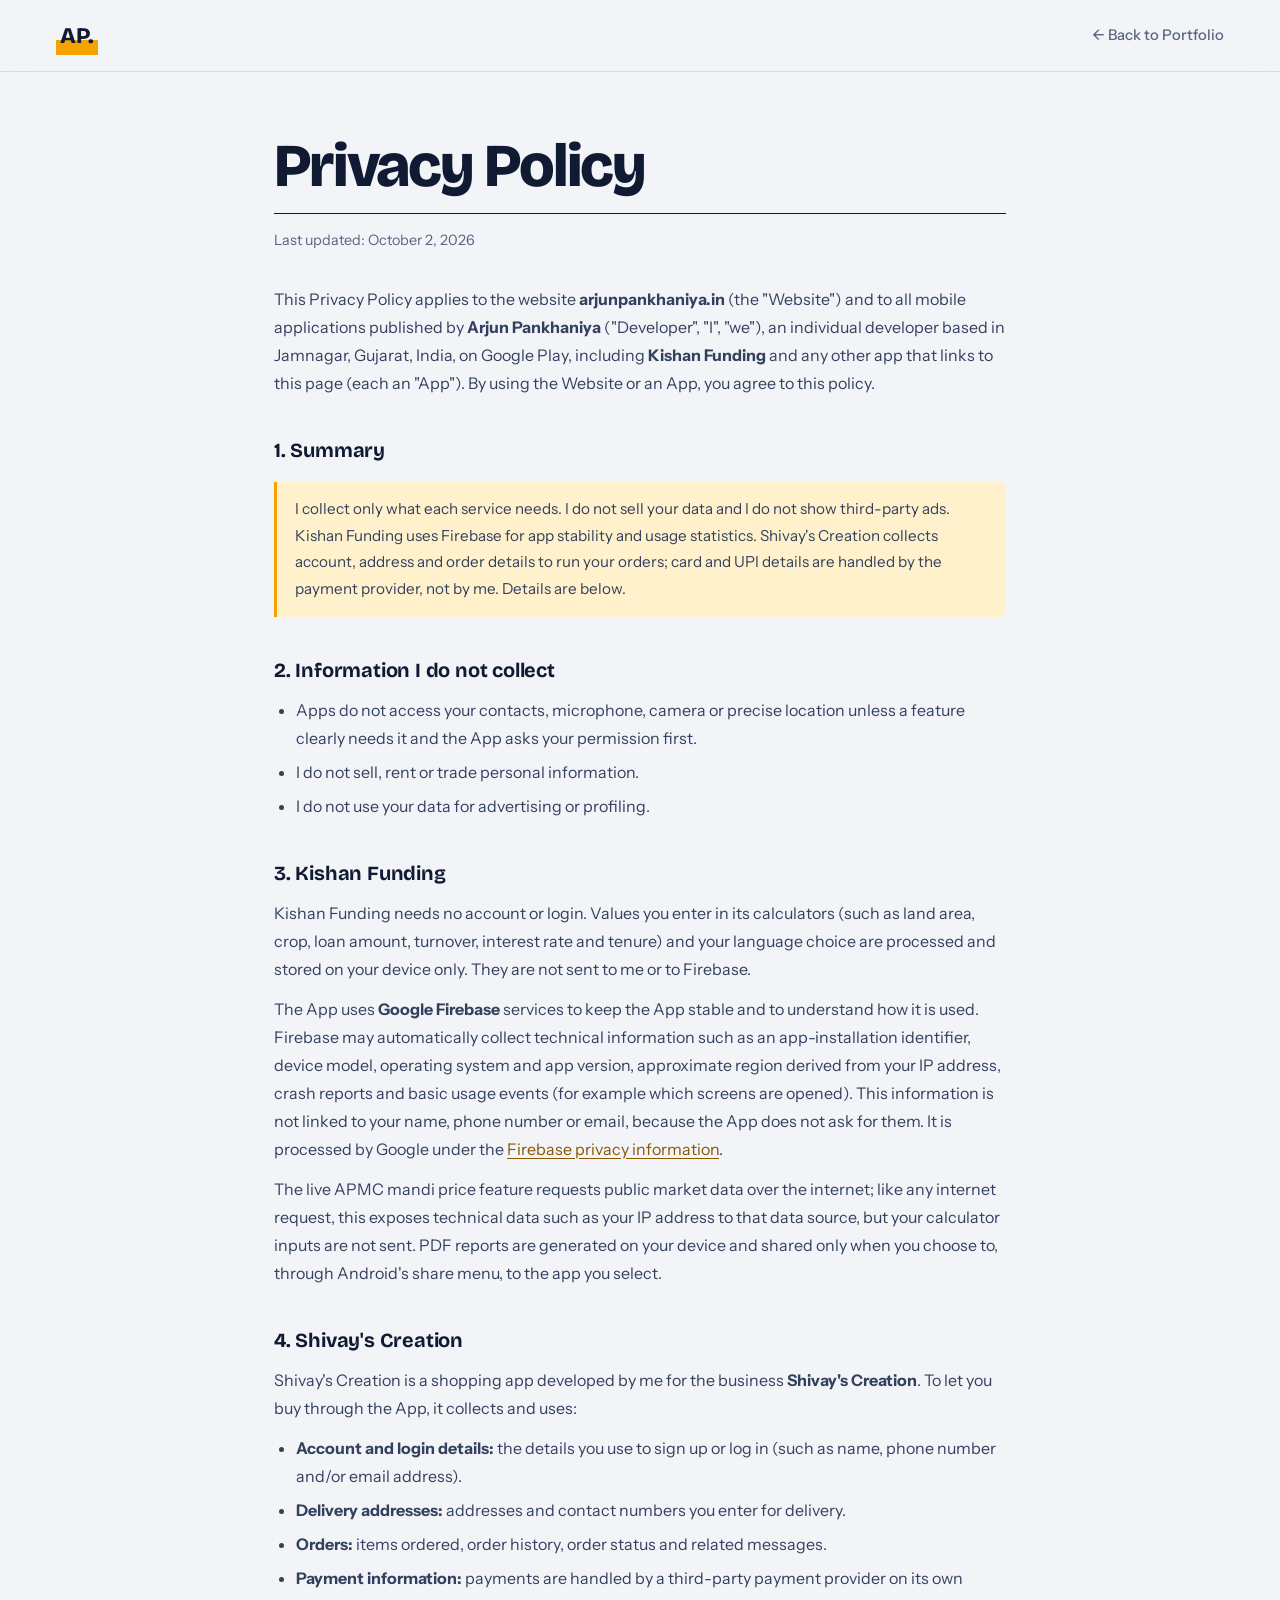
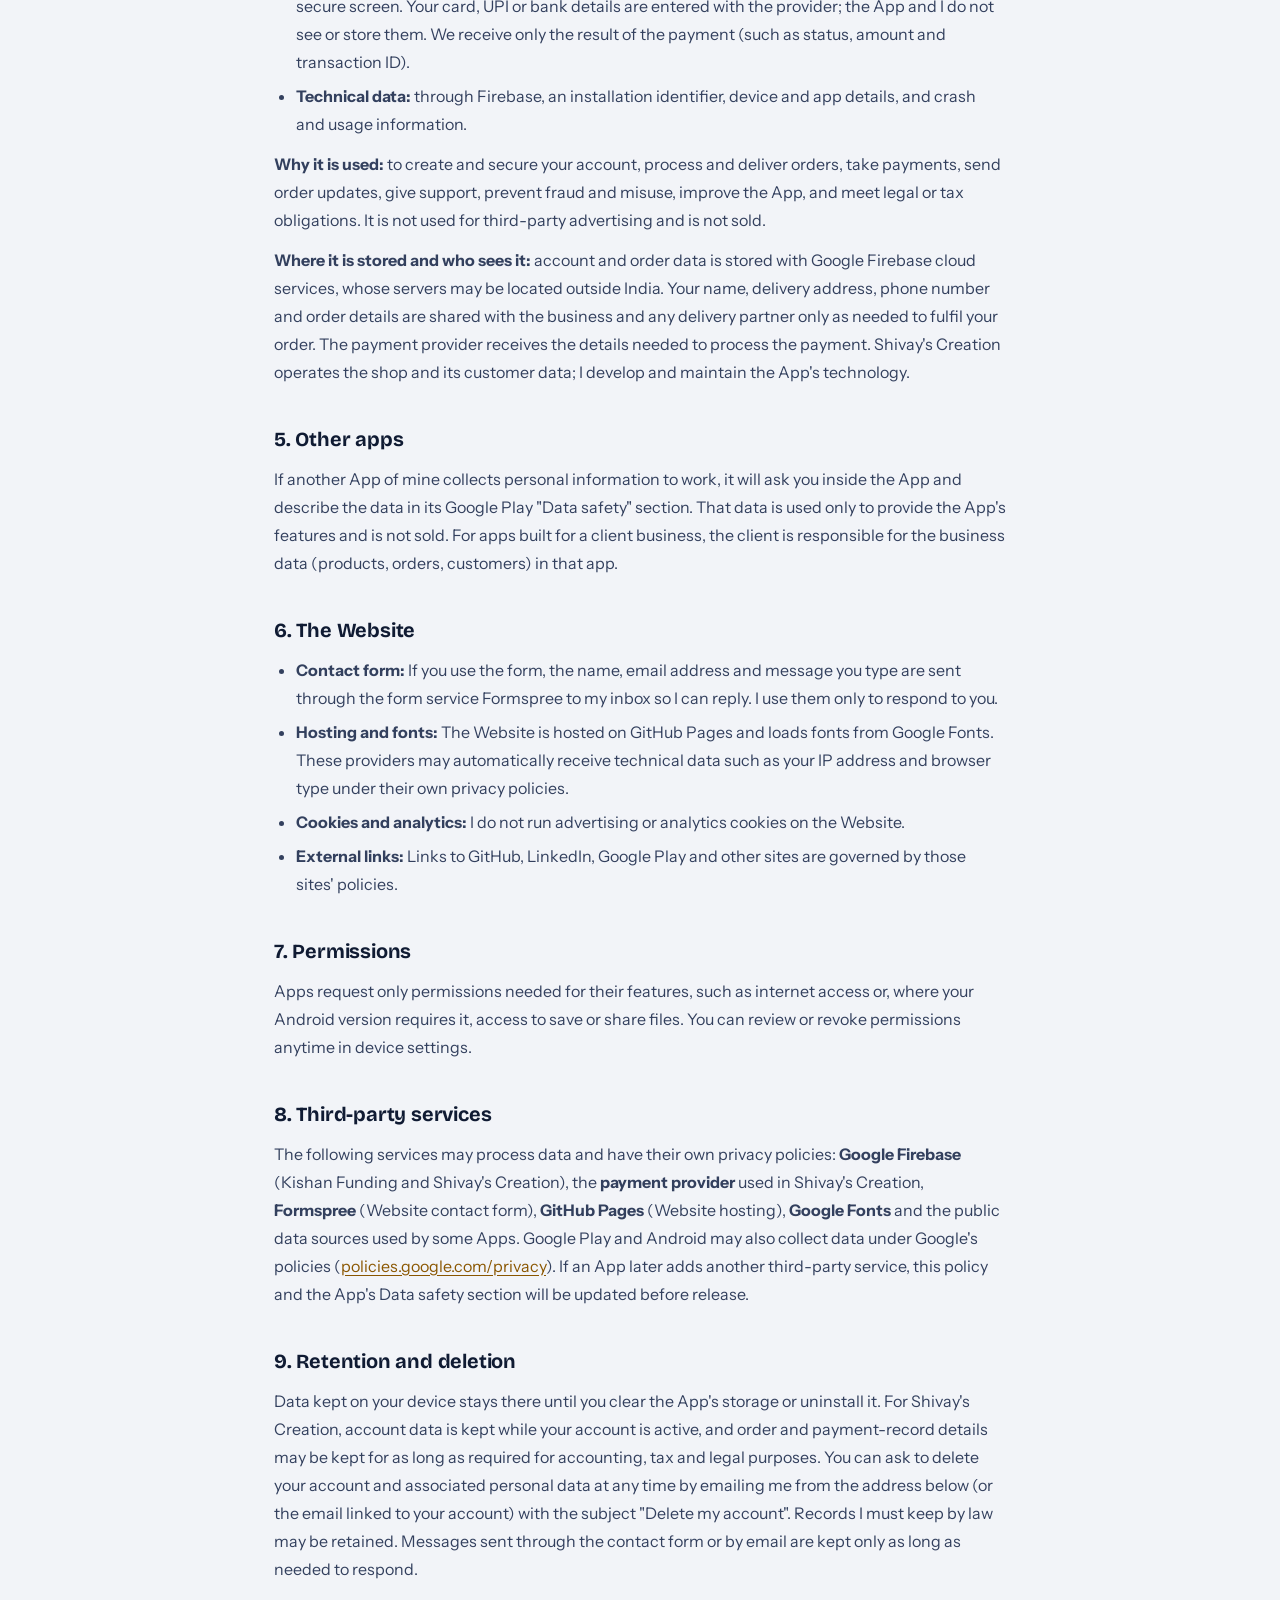
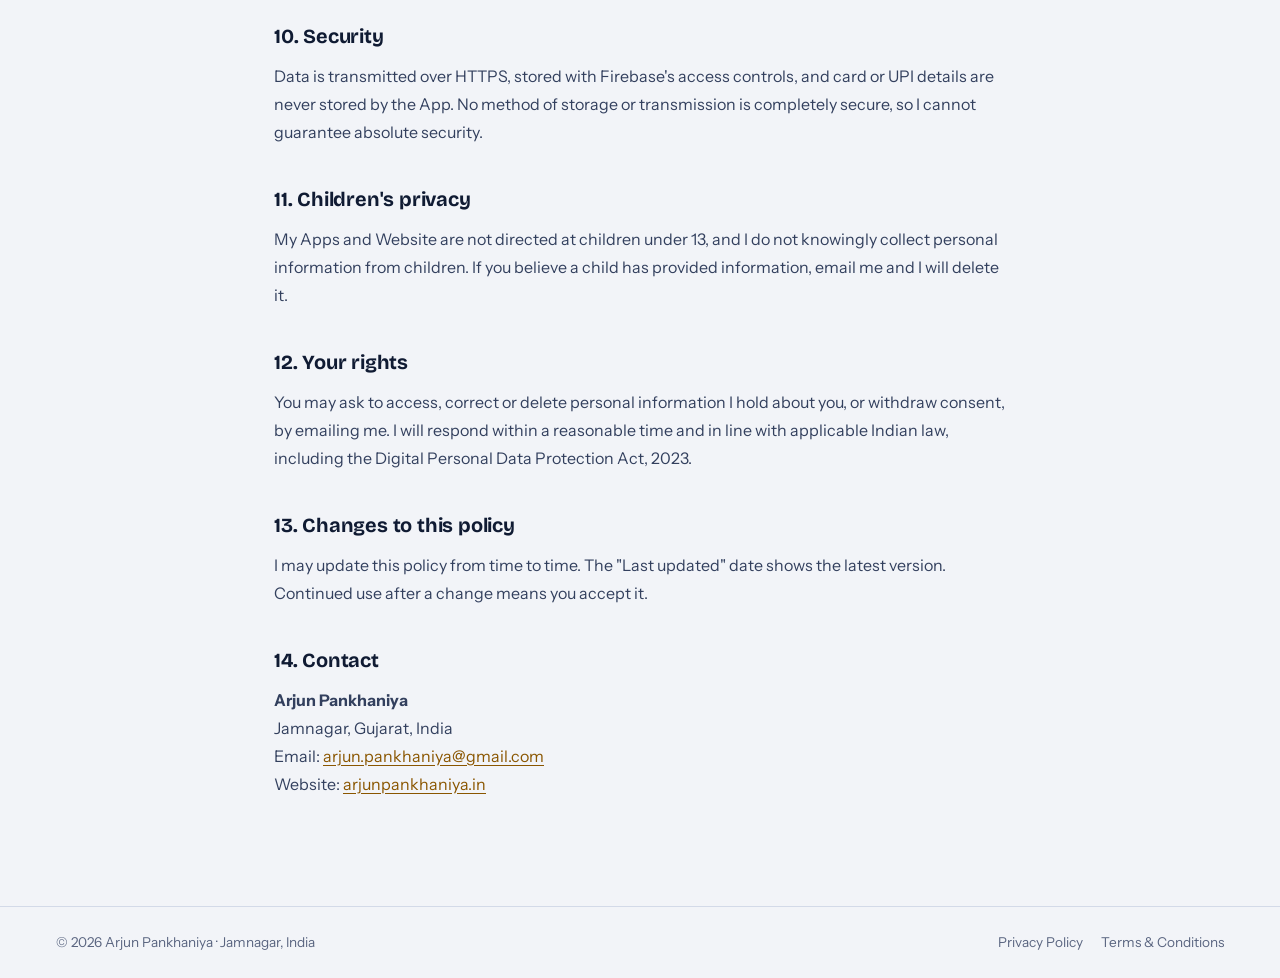
<file: privacy-policy.html>
<!DOCTYPE html>
<html lang="en">
<head>
<meta charset="UTF-8">
<meta name="viewport" content="width=device-width, initial-scale=1.0">
<title>Privacy Policy — Arjun Pankhaniya</title>
<meta name="description" content="Privacy Policy for the website and all apps by Arjun Pankhaniya.">
<meta name="robots" content="index,follow">
<link rel="icon" href="assets/img/favicon.ico">
<link rel="preconnect" href="https://fonts.googleapis.com">
<link href="https://fonts.googleapis.com/css2?family=Bricolage+Grotesque:opsz,wght@12..96,300;500;700;800&family=Instrument+Sans:wght@400;500;600&display=swap" rel="stylesheet">
<link rel="stylesheet" href="assets/css/legal.css">
</head>
<body>
<div class="lnav"><a href="index.html" class="logo" style="text-decoration:none">AP.</a><a href="index.html" class="back">← Back to Portfolio</a></div>
<main class="lwrap">
<h1>Privacy Policy</h1>
<p class="upd">Last updated: October 2, 2026</p>
<p>This Privacy Policy applies to the website <strong>arjunpankhaniya.in</strong> (the "Website") and to all mobile applications published by <strong>Arjun Pankhaniya</strong> ("Developer", "I", "we"), an individual developer based in Jamnagar, Gujarat, India, on Google Play, including <strong>Kishan Funding</strong> and any other app that links to this page (each an "App"). By using the Website or an App, you agree to this policy.</p>

<h2>1. Summary</h2>
<div class="box">I collect only what each service needs. I do not sell your data and I do not show third-party ads. Kishan Funding uses Firebase for app stability and usage statistics. Shivay's Creation collects account, address and order details to run your orders; card and UPI details are handled by the payment provider, not by me. Details are below.</div>

<h2>2. Information I do not collect</h2>
<ul>
  <li>Apps do not access your contacts, microphone, camera or precise location unless a feature clearly needs it and the App asks your permission first.</li>
  <li>I do not sell, rent or trade personal information.</li>
  <li>I do not use your data for advertising or profiling.</li>
</ul>

<h2>3. Kishan Funding</h2>
<p>Kishan Funding needs no account or login. Values you enter in its calculators (such as land area, crop, loan amount, turnover, interest rate and tenure) and your language choice are processed and stored on your device only. They are not sent to me or to Firebase.</p>
<p>The App uses <strong>Google Firebase</strong> services to keep the App stable and to understand how it is used. Firebase may automatically collect technical information such as an app-installation identifier, device model, operating system and app version, approximate region derived from your IP address, crash reports and basic usage events (for example which screens are opened). This information is not linked to your name, phone number or email, because the App does not ask for them. It is processed by Google under the <a href="https://firebase.google.com/support/privacy" target="_blank" rel="noopener">Firebase privacy information</a>.</p>
<p>The live APMC mandi price feature requests public market data over the internet; like any internet request, this exposes technical data such as your IP address to that data source, but your calculator inputs are not sent. PDF reports are generated on your device and shared only when you choose to, through Android's share menu, to the app you select.</p>

<h2>4. Shivay's Creation</h2>
<p>Shivay's Creation is a shopping app developed by me for the business <strong>Shivay's Creation</strong>. To let you buy through the App, it collects and uses:</p>
<ul>
  <li><strong>Account and login details:</strong> the details you use to sign up or log in (such as name, phone number and/or email address).</li>
  <li><strong>Delivery addresses:</strong> addresses and contact numbers you enter for delivery.</li>
  <li><strong>Orders:</strong> items ordered, order history, order status and related messages.</li>
  <li><strong>Payment information:</strong> payments are handled by a third-party payment provider on its own secure screen. Your card, UPI or bank details are entered with the provider; the App and I do not see or store them. We receive only the result of the payment (such as status, amount and transaction ID).</li>
  <li><strong>Technical data:</strong> through Firebase, an installation identifier, device and app details, and crash and usage information.</li>
</ul>
<p><strong>Why it is used:</strong> to create and secure your account, process and deliver orders, take payments, send order updates, give support, prevent fraud and misuse, improve the App, and meet legal or tax obligations. It is not used for third-party advertising and is not sold.</p>
<p><strong>Where it is stored and who sees it:</strong> account and order data is stored with Google Firebase cloud services, whose servers may be located outside India. Your name, delivery address, phone number and order details are shared with the business and any delivery partner only as needed to fulfil your order. The payment provider receives the details needed to process the payment. Shivay's Creation operates the shop and its customer data; I develop and maintain the App's technology.</p>

<h2>5. Other apps</h2>
<p>If another App of mine collects personal information to work, it will ask you inside the App and describe the data in its Google Play "Data safety" section. That data is used only to provide the App's features and is not sold. For apps built for a client business, the client is responsible for the business data (products, orders, customers) in that app.</p>

<h2>6. The Website</h2>
<ul>
  <li><strong>Contact form:</strong> If you use the form, the name, email address and message you type are sent through the form service Formspree to my inbox so I can reply. I use them only to respond to you.</li>
  <li><strong>Hosting and fonts:</strong> The Website is hosted on GitHub Pages and loads fonts from Google Fonts. These providers may automatically receive technical data such as your IP address and browser type under their own privacy policies.</li>
  <li><strong>Cookies and analytics:</strong> I do not run advertising or analytics cookies on the Website.</li>
  <li><strong>External links:</strong> Links to GitHub, LinkedIn, Google Play and other sites are governed by those sites' policies.</li>
</ul>

<h2>7. Permissions</h2>
<p>Apps request only permissions needed for their features, such as internet access or, where your Android version requires it, access to save or share files. You can review or revoke permissions anytime in device settings.</p>

<h2>8. Third-party services</h2>
<p>The following services may process data and have their own privacy policies: <strong>Google Firebase</strong> (Kishan Funding and Shivay's Creation), the <strong>payment provider</strong> used in Shivay's Creation, <strong>Formspree</strong> (Website contact form), <strong>GitHub Pages</strong> (Website hosting), <strong>Google Fonts</strong> and the public data sources used by some Apps. Google Play and Android may also collect data under Google's policies (<a href="https://policies.google.com/privacy" target="_blank" rel="noopener">policies.google.com/privacy</a>). If an App later adds another third-party service, this policy and the App's Data safety section will be updated before release.</p>

<h2>9. Retention and deletion</h2>
<p>Data kept on your device stays there until you clear the App's storage or uninstall it. For Shivay's Creation, account data is kept while your account is active, and order and payment-record details may be kept for as long as required for accounting, tax and legal purposes. You can ask to delete your account and associated personal data at any time by emailing me from the address below (or the email linked to your account) with the subject "Delete my account". Records I must keep by law may be retained. Messages sent through the contact form or by email are kept only as long as needed to respond.</p>

<h2>10. Security</h2>
<p>Data is transmitted over HTTPS, stored with Firebase's access controls, and card or UPI details are never stored by the App. No method of storage or transmission is completely secure, so I cannot guarantee absolute security.</p>

<h2>11. Children's privacy</h2>
<p>My Apps and Website are not directed at children under 13, and I do not knowingly collect personal information from children. If you believe a child has provided information, email me and I will delete it.</p>

<h2>12. Your rights</h2>
<p>You may ask to access, correct or delete personal information I hold about you, or withdraw consent, by emailing me. I will respond within a reasonable time and in line with applicable Indian law, including the Digital Personal Data Protection Act, 2023.</p>

<h2>13. Changes to this policy</h2>
<p>I may update this policy from time to time. The "Last updated" date shows the latest version. Continued use after a change means you accept it.</p>

<h2>14. Contact</h2>
<p><strong>Arjun Pankhaniya</strong><br>Jamnagar, Gujarat, India<br>Email: <a href="mailto:arjun.pankhaniya@gmail.com">arjun.pankhaniya@gmail.com</a><br>Website: <a href="https://arjunpankhaniya.in">arjunpankhaniya.in</a></p>
</main>
<div class="lfoot"><span>© 2026 Arjun Pankhaniya · Jamnagar, India</span><div><a href="privacy-policy.html">Privacy Policy</a><a href="terms-and-conditions.html">Terms &amp; Conditions</a></div></div>
</body>
</html>
</file>
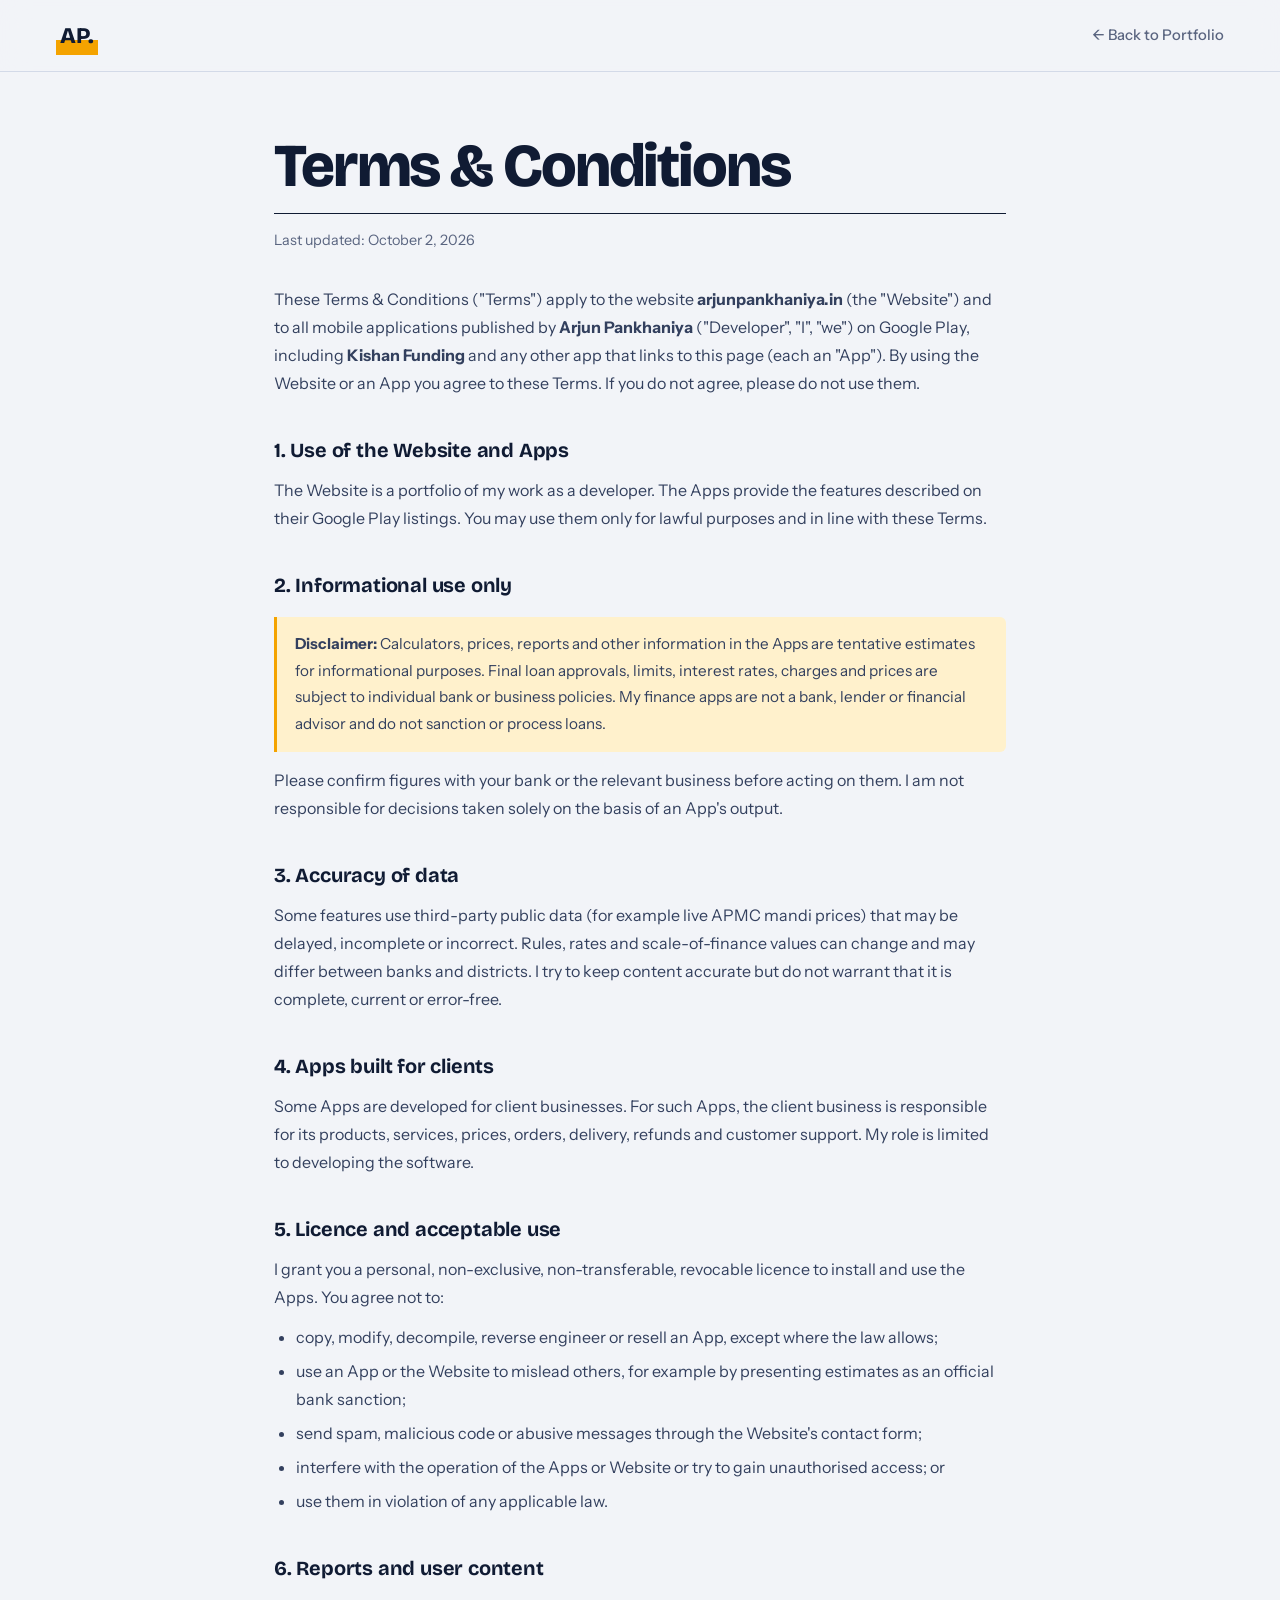
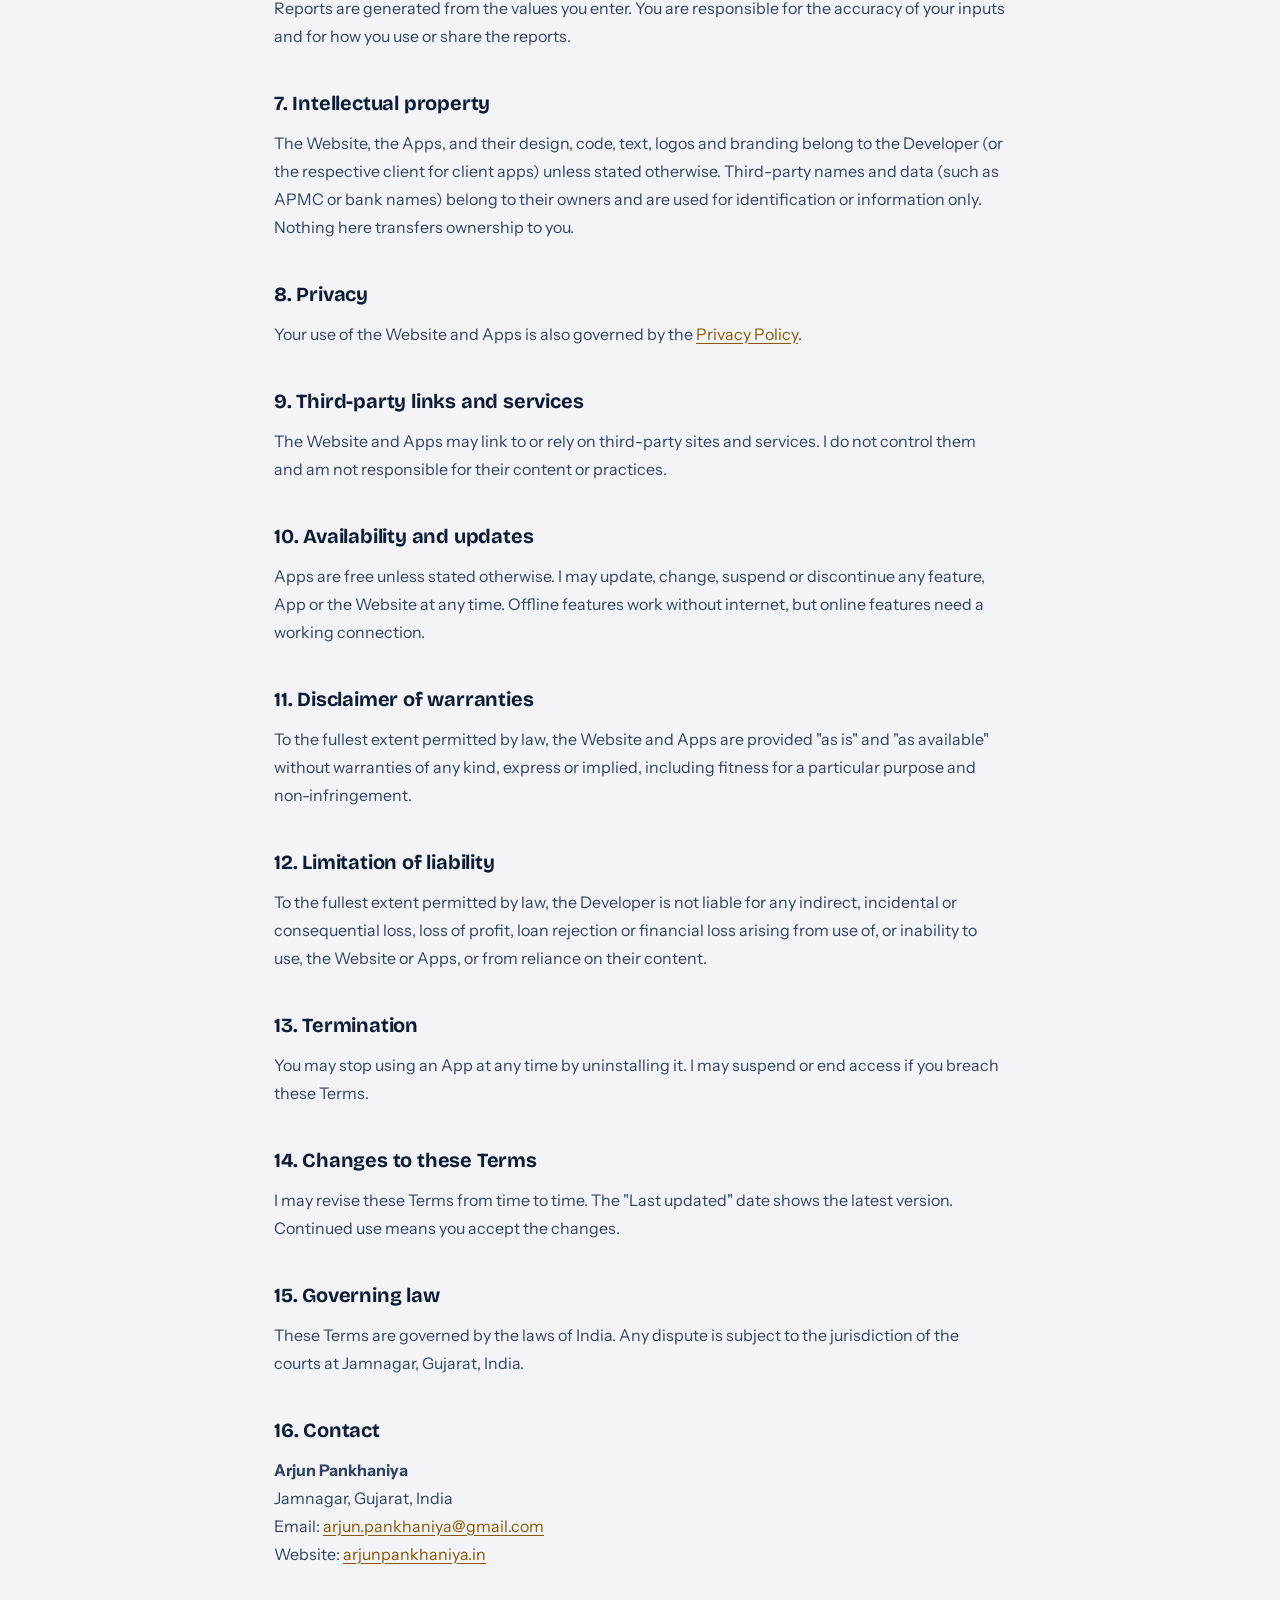
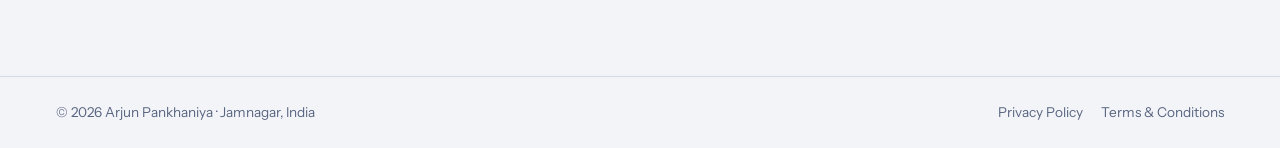
<file: terms-and-conditions.html>
<!DOCTYPE html>
<html lang="en">
<head>
<meta charset="UTF-8">
<meta name="viewport" content="width=device-width, initial-scale=1.0">
<title>Terms &amp; Conditions — Arjun Pankhaniya</title>
<meta name="description" content="Terms and Conditions for the website and all apps by Arjun Pankhaniya.">
<meta name="robots" content="index,follow">
<link rel="icon" href="assets/img/favicon.ico">
<link rel="preconnect" href="https://fonts.googleapis.com">
<link href="https://fonts.googleapis.com/css2?family=Bricolage+Grotesque:opsz,wght@12..96,300;500;700;800&family=Instrument+Sans:wght@400;500;600&display=swap" rel="stylesheet">
<link rel="stylesheet" href="assets/css/legal.css">
</head>
<body>
<div class="lnav"><a href="index.html" class="logo" style="text-decoration:none">AP.</a><a href="index.html" class="back">← Back to Portfolio</a></div>
<main class="lwrap">
<h1>Terms &amp; Conditions</h1>
<p class="upd">Last updated: October 2, 2026</p>
<p>These Terms &amp; Conditions ("Terms") apply to the website <strong>arjunpankhaniya.in</strong> (the "Website") and to all mobile applications published by <strong>Arjun Pankhaniya</strong> ("Developer", "I", "we") on Google Play, including <strong>Kishan Funding</strong> and any other app that links to this page (each an "App"). By using the Website or an App you agree to these Terms. If you do not agree, please do not use them.</p>

<h2>1. Use of the Website and Apps</h2>
<p>The Website is a portfolio of my work as a developer. The Apps provide the features described on their Google Play listings. You may use them only for lawful purposes and in line with these Terms.</p>

<h2>2. Informational use only</h2>
<div class="box"><strong>Disclaimer:</strong> Calculators, prices, reports and other information in the Apps are tentative estimates for informational purposes. Final loan approvals, limits, interest rates, charges and prices are subject to individual bank or business policies. My finance apps are not a bank, lender or financial advisor and do not sanction or process loans.</div>
<p>Please confirm figures with your bank or the relevant business before acting on them. I am not responsible for decisions taken solely on the basis of an App's output.</p>

<h2>3. Accuracy of data</h2>
<p>Some features use third-party public data (for example live APMC mandi prices) that may be delayed, incomplete or incorrect. Rules, rates and scale-of-finance values can change and may differ between banks and districts. I try to keep content accurate but do not warrant that it is complete, current or error-free.</p>

<h2>4. Apps built for clients</h2>
<p>Some Apps are developed for client businesses. For such Apps, the client business is responsible for its products, services, prices, orders, delivery, refunds and customer support. My role is limited to developing the software.</p>

<h2>5. Licence and acceptable use</h2>
<p>I grant you a personal, non-exclusive, non-transferable, revocable licence to install and use the Apps. You agree not to:</p>
<ul>
  <li>copy, modify, decompile, reverse engineer or resell an App, except where the law allows;</li>
  <li>use an App or the Website to mislead others, for example by presenting estimates as an official bank sanction;</li>
  <li>send spam, malicious code or abusive messages through the Website's contact form;</li>
  <li>interfere with the operation of the Apps or Website or try to gain unauthorised access; or</li>
  <li>use them in violation of any applicable law.</li>
</ul>

<h2>6. Reports and user content</h2>
<p>Reports are generated from the values you enter. You are responsible for the accuracy of your inputs and for how you use or share the reports.</p>

<h2>7. Intellectual property</h2>
<p>The Website, the Apps, and their design, code, text, logos and branding belong to the Developer (or the respective client for client apps) unless stated otherwise. Third-party names and data (such as APMC or bank names) belong to their owners and are used for identification or information only. Nothing here transfers ownership to you.</p>

<h2>8. Privacy</h2>
<p>Your use of the Website and Apps is also governed by the <a href="privacy-policy.html">Privacy Policy</a>.</p>

<h2>9. Third-party links and services</h2>
<p>The Website and Apps may link to or rely on third-party sites and services. I do not control them and am not responsible for their content or practices.</p>

<h2>10. Availability and updates</h2>
<p>Apps are free unless stated otherwise. I may update, change, suspend or discontinue any feature, App or the Website at any time. Offline features work without internet, but online features need a working connection.</p>

<h2>11. Disclaimer of warranties</h2>
<p>To the fullest extent permitted by law, the Website and Apps are provided "as is" and "as available" without warranties of any kind, express or implied, including fitness for a particular purpose and non-infringement.</p>

<h2>12. Limitation of liability</h2>
<p>To the fullest extent permitted by law, the Developer is not liable for any indirect, incidental or consequential loss, loss of profit, loan rejection or financial loss arising from use of, or inability to use, the Website or Apps, or from reliance on their content.</p>

<h2>13. Termination</h2>
<p>You may stop using an App at any time by uninstalling it. I may suspend or end access if you breach these Terms.</p>

<h2>14. Changes to these Terms</h2>
<p>I may revise these Terms from time to time. The "Last updated" date shows the latest version. Continued use means you accept the changes.</p>

<h2>15. Governing law</h2>
<p>These Terms are governed by the laws of India. Any dispute is subject to the jurisdiction of the courts at Jamnagar, Gujarat, India.</p>

<h2>16. Contact</h2>
<p><strong>Arjun Pankhaniya</strong><br>Jamnagar, Gujarat, India<br>Email: <a href="mailto:arjun.pankhaniya@gmail.com">arjun.pankhaniya@gmail.com</a><br>Website: <a href="https://arjunpankhaniya.in">arjunpankhaniya.in</a></p>
</main>
<div class="lfoot"><span>© 2026 Arjun Pankhaniya · Jamnagar, India</span><div><a href="privacy-policy.html">Privacy Policy</a><a href="terms-and-conditions.html">Terms &amp; Conditions</a></div></div>
</body>
</html>
</file>
<file: assets/css/style.css>
/* Portfolio — navy ink, cool paper, teal */
:root{
  --bg:#F7F8FA;--surface:#FFFFFF;--surface2:#F1F3F7;
  --border:#E1E5EC;--border-h:#C5CCD8;
  --text:#0F1B2D;--muted:#566277;--faint:#D5DBE5;
  --accent:#0B7A75;--accent-d:#095E5A;--accent-t:#E4F3F2;
  --night:#0F1B2D;--night2:#18273F;--night-line:#2A3B58;--night-text:#B4C0D4;
  --sans:'Schibsted Grotesk','Segoe UI',system-ui,sans-serif;
  --r-s:6px;--r-m:10px;--r-l:16px;
}
*,*::before,*::after{box-sizing:border-box;margin:0;padding:0}
html{scroll-behavior:smooth;scroll-padding-top:72px}
body{background:var(--bg);color:var(--text);font-family:var(--sans);line-height:1.65;overflow-x:hidden;font-size:1rem;-webkit-font-smoothing:antialiased}
a{text-decoration:none;color:inherit}ul{list-style:none}
#cur,#ring,.hg,.hg2,.sh,.cgl{display:none}
:focus-visible{outline:2px solid var(--accent);outline-offset:3px}
.fi2,.fci,.eic,.ai,.cic{display:none}
@media(prefers-reduced-motion:reduce){html{scroll-behavior:auto}*{transition:none!important;animation:none!important}}

/* NAV */
nav{position:fixed;top:0;left:0;right:0;z-index:100;display:flex;justify-content:space-between;align-items:center;padding:14px max(56px,calc((100% - 1168px)/2));background:rgba(247,248,250,.88);backdrop-filter:blur(14px);border-bottom:1px solid var(--border)}
.nl{font-weight:700;font-size:1.05rem;letter-spacing:-.01em}
.nm{display:flex;gap:30px;align-items:center}
.nm a{font-size:.92rem;font-weight:500;color:var(--muted);transition:color .2s}
.nm a:hover{color:var(--text)}
.nm .nc{padding:8px 18px;background:var(--text);color:#fff!important;border-radius:var(--r-s);font-weight:600}
.nm .nc:hover{background:var(--accent)}

/* HERO */
.hero{min-height:100vh;display:grid;grid-template-columns:1fr 400px;gap:72px;padding:128px 56px 80px;align-items:center;max-width:1280px;margin:0 auto}
.hn{font-weight:800;font-size:clamp(3rem,7.4vw,6rem);line-height:.95;letter-spacing:-.04em}
.hn .w2{display:block}
.htb{margin:24px 0 16px;font-size:1.2rem;font-weight:600;color:var(--accent)}
.dv{display:none}
.hbio{max-width:54ch;color:var(--muted);font-size:1.1rem}
.hbio strong{color:var(--text);font-weight:600}
.ha{display:flex;gap:12px;flex-wrap:wrap;margin:32px 0 28px}
.bf,.bo{display:inline-flex;align-items:center;gap:9px;padding:13px 24px;border-radius:var(--r-s);font-weight:600;font-size:.95rem;transition:background .2s,border-color .2s,color .2s}
.bf{background:var(--text);color:#fff}.bf:hover{background:var(--accent)}
.bo{border:1.5px solid var(--border-h)}.bo:hover{border-color:var(--text)}
.hlinks{display:flex;gap:10px}
.il{width:40px;height:40px;display:grid;place-items:center;border:1px solid var(--border);border-radius:var(--r-s);background:var(--surface);color:var(--text);transition:border-color .2s,color .2s}
.il:hover{border-color:var(--accent);color:var(--accent)}

.hr{background:var(--surface);border:1px solid var(--border);border-radius:var(--r-l);padding:8px 24px 12px;box-shadow:0 18px 40px -24px rgba(15,27,45,.25)}
.avail{display:flex;align-items:center;gap:10px;padding:16px 0;border-bottom:1px solid var(--border);font-weight:600;font-size:.92rem}
.pd{width:8px;height:8px;border-radius:50%;background:#1E9E62}
.hrt{padding:18px 0 4px;font-size:.88rem;color:var(--muted);font-weight:500}
.wk{display:grid;grid-template-columns:1fr auto;gap:2px 12px;padding:14px 0;border-bottom:1px solid var(--border);transition:background .2s}
.wk:last-child{border-bottom:0}
.wkn{font-weight:600;font-size:.98rem}
.wkd{grid-column:1;font-size:.85rem;color:var(--muted)}
.wks{grid-column:2;grid-row:1/3;align-self:center;font-size:.78rem;font-weight:600;padding:3px 10px;border-radius:100px;background:var(--surface2);color:var(--muted)}
.wks.live{background:var(--accent-t);color:var(--accent-d)}
.wk:hover .wkn{color:var(--accent)}
.hl>*{animation:rise .7s cubic-bezier(.2,.7,.2,1) both}
.hl>:nth-child(2){animation-delay:.08s}.hl>:nth-child(3){animation-delay:.16s}.hl>:nth-child(4){animation-delay:.24s}.hl>:nth-child(5){animation-delay:.32s}
.hr{animation:rise .8s .2s cubic-bezier(.2,.7,.2,1) both}
@keyframes rise{from{opacity:0;transform:translateY(14px)}to{opacity:1;transform:none}}

/* SECTIONS */
.sec{padding:104px 56px}
.sec>*{max-width:1168px;margin-left:auto;margin-right:auto}
.sh2{margin-bottom:48px}
.st{font-weight:800;font-size:clamp(2rem,4vw,3.1rem);letter-spacing:-.03em;line-height:1.05}

/* ABOUT */
.ag{display:grid;grid-template-columns:1.1fr 1fr;gap:72px}
.ab p{color:var(--muted);margin-bottom:16px;max-width:60ch}
.ab strong{color:var(--text);font-weight:600}
.cl{display:flex;flex-direction:column;margin-top:28px;border-top:1px solid var(--border)}
.ci{display:flex;align-items:center;padding:11px 0;border-bottom:1px solid var(--border);font-size:.95rem;transition:color .2s}
a.ci:hover{color:var(--accent)}
.skc{background:var(--surface);border:1px solid var(--border);border-radius:var(--r-l);padding:28px;display:flex;flex-direction:column;gap:24px}
.sgl{display:block;font-size:.9rem;font-weight:700;margin-bottom:10px}
.skt{display:flex;flex-wrap:wrap;gap:8px}
.tg,.pt,.tlt{font-size:.82rem;padding:4px 11px;border:1px solid var(--border);border-radius:100px;color:var(--muted);background:var(--surface2)}
.tg.c{background:var(--accent-t);border-color:#BFE0DE;color:var(--accent-d);font-weight:500}

/* EXPERIENCE */
#experience{background:var(--surface);border-top:1px solid var(--border);border-bottom:1px solid var(--border)}
.tl{max-width:820px!important;margin-left:max(0px,calc((100% - 1168px)/2))!important;margin-right:auto!important;position:relative;border-left:2px solid var(--border);padding-left:34px}
.tli{position:relative;padding-bottom:44px}.tli:last-child{padding-bottom:0}
.tld{position:absolute;left:-42px;top:7px;width:14px;height:14px;background:var(--surface);border:2px solid var(--accent);border-radius:50%}
.tlp{font-size:.88rem;color:var(--accent-d);font-weight:600}
.tlr{font-weight:700;font-size:1.4rem;letter-spacing:-.02em;line-height:1.3}
.tlco{color:var(--muted);margin-bottom:12px}
.tlpts{margin-bottom:14px}
.tlpts li{position:relative;padding-left:18px;margin-bottom:6px;max-width:68ch;color:var(--muted)}
.tlpts li::before{content:'';position:absolute;left:0;top:.72em;width:6px;height:6px;border-radius:50%;background:var(--faint)}
.tltch{display:flex;flex-wrap:wrap;gap:8px}

/* PROJECTS */
.pfl{display:flex;flex-direction:column;gap:24px}
.pft{display:grid;grid-template-columns:1fr 400px;background:var(--surface);border:1px solid var(--border);border-radius:var(--r-l);overflow:hidden}
.pb{padding:44px}
.ps{display:inline-flex;align-items:center;gap:8px;font-size:.82rem;font-weight:600;padding:4px 12px;border-radius:100px;background:var(--accent-t);color:var(--accent-d)}
.ps .dot{width:7px;height:7px;border-radius:50%;background:#1E9E62}
.ps-client{background:var(--surface2);color:var(--muted)}
.ps-personal{background:var(--surface2);color:var(--muted)}
.pname{font-weight:800;font-size:clamp(1.9rem,3.4vw,2.6rem);letter-spacing:-.03em;line-height:1.05;margin:16px 0 14px}
.pdsc{color:var(--muted);max-width:56ch}
.pkpi{display:grid;grid-template-columns:repeat(4,1fr);margin:28px 0;border-top:1px solid var(--border);border-bottom:1px solid var(--border)}
.pkpi>div{padding:16px 0}.pkpi>div+div{padding-left:16px;border-left:1px solid var(--border)}
.kv{font-weight:700;font-size:1.6rem;line-height:1.1;letter-spacing:-.02em}
.kl{font-size:.82rem;color:var(--muted);margin-top:4px}
.ptch{display:flex;flex-wrap:wrap;gap:8px}
.plk{margin-top:24px}
.pv{background:var(--surface2);border-left:1px solid var(--border);padding:36px 32px}
.ah{margin-bottom:18px}
.amn{font-weight:700;font-size:1.1rem}
.ams{font-size:.85rem;color:var(--muted)}
.flist{display:flex;flex-direction:column}
.ft{padding:12px 0;border-bottom:1px solid var(--border)}.ft:last-child{border-bottom:0}
.ftx{font-size:.86rem;color:var(--muted);line-height:1.5}.ftx strong{display:block;color:var(--text);font-size:.94rem}
.pr{display:grid;grid-template-columns:1fr 1fr;gap:24px}
.pc{background:var(--surface);border:1px solid var(--border);border-radius:var(--r-l);padding:32px;transition:border-color .2s}
.pc:hover{border-color:var(--border-h)}
.pcn{font-weight:700;font-size:1.5rem;letter-spacing:-.02em;margin:14px 0 8px!important}
.pcd{color:var(--muted);margin-bottom:20px}
.pcm{display:flex;margin-bottom:20px;border-top:1px solid var(--border)}
.pcm>div{flex:1;padding:14px 0}.pcm>div+div{padding-left:14px;border-left:1px solid var(--border)}
.mk{font-weight:700;font-size:1.4rem;line-height:1.1}
.mkl{font-size:.8rem;color:var(--muted);margin-top:3px}

/* APP DEEP-DIVES */
#kishan,#jayshree{background:var(--surface);border-top:1px solid var(--border)}
#jayshree{border-bottom:1px solid var(--border)}
.si{display:grid;grid-template-columns:1fr 1.2fr;gap:72px;align-items:start}
.si>*{min-width:0}
.stit{font-weight:800;font-size:clamp(2rem,3.8vw,3rem);letter-spacing:-.03em;line-height:1.05;margin-bottom:20px}
.sdesc{color:var(--muted);margin-bottom:26px;max-width:52ch}
.clnk{display:inline-block;padding:11px 22px;border:1.5px solid var(--border-h);border-radius:var(--r-s);font-weight:600;font-size:.92rem;transition:background .2s,color .2s,border-color .2s}
.clnk:hover{background:var(--text);border-color:var(--text);color:#fff}
.disc{margin-top:22px;padding:14px 18px;background:var(--surface2);border-left:3px solid var(--accent);border-radius:0 var(--r-s) var(--r-s) 0;font-size:.86rem;color:var(--muted);line-height:1.55}
.fg{display:grid;grid-template-columns:1fr 1fr;border:1px solid var(--border);border-radius:var(--r-l);overflow:hidden}
.fca{padding:24px;background:var(--bg);border-right:1px solid var(--border);border-bottom:1px solid var(--border)}
.fca:nth-child(2n){border-right:0}.fca:nth-last-child(-n+2){border-bottom:0}
.fcn{font-weight:700;margin-bottom:4px}
.fcd{font-size:.88rem;color:var(--muted);line-height:1.5}

/* EDUCATION */
.eg{display:grid;grid-template-columns:repeat(4,1fr);gap:16px}
.ec{background:var(--surface);border:1px solid var(--border);border-radius:var(--r-m);padding:24px;display:flex;flex-direction:column}
.ed{font-weight:700;font-size:1.05rem;line-height:1.3;margin-bottom:6px}
.esc{font-size:.88rem;color:var(--muted);margin-bottom:auto;padding-bottom:16px}
.ef{display:flex;justify-content:space-between;align-items:center;gap:8px;font-size:.82rem;padding-top:12px;border-top:1px solid var(--border)}
.ey2{color:var(--muted)}
.eb{font-weight:600;padding:2px 9px;border-radius:100px;background:var(--accent-t);color:var(--accent-d)}

/* CONTACT */
.csec{padding:104px 56px;background:var(--surface);border-top:1px solid var(--border)}
.csec>.rv{max-width:1168px;margin:0 auto}
.ch{font-weight:800;font-size:clamp(2.4rem,5.4vw,4.2rem);letter-spacing:-.035em;line-height:1;margin-bottom:16px}
.cs{color:var(--muted);max-width:52ch;margin-bottom:32px}
.cf{display:flex;flex-direction:column;gap:12px;max-width:560px;margin-bottom:32px}
.cf-in{width:100%;padding:14px 16px;background:var(--bg);border:1px solid var(--border);border-radius:var(--r-s);color:var(--text);font:inherit}
.cf-in::placeholder{color:#8190A8}
.cf-in:focus{outline:2px solid var(--accent);outline-offset:0;border-color:var(--accent)}
textarea.cf-in{min-height:130px;resize:vertical}
.cf-btn,.ce{display:inline-flex;align-items:center;justify-content:center;gap:10px;padding:13px 24px;background:var(--text);color:#fff;border:0;border-radius:var(--r-s);font:inherit;font-weight:600;cursor:pointer;align-self:flex-start;transition:background .2s}
.cf-btn:hover{background:var(--accent)}
.clinks{display:flex;gap:12px;flex-wrap:wrap}

/* FOOTER */
footer{padding:26px 56px;border-top:1px solid var(--border);display:flex;justify-content:space-between;align-items:center;flex-wrap:wrap;gap:12px;background:var(--bg)}
.fl{font-weight:700}
.fc{font-size:.85rem;color:var(--muted)}
.fr{display:flex;gap:20px;flex-wrap:wrap}
.fr a{font-size:.85rem;color:var(--muted);transition:color .2s}.fr a:hover{color:var(--text)}

/* HOSPITAL DEMO (dark section) */
#hospital{background:var(--night);color:#fff;border:0}
#hospital .stit{color:#fff}
#hospital .sdesc,#hospital .hms-pts li{color:var(--night-text)}
#hospital .hms-pts strong{color:#fff}
#hospital .hms-pts li::before{background:var(--accent);height:6px;width:6px;border-radius:50%;top:.75em}
#hospital .disc{background:var(--night2);color:var(--night-text);border-left-color:var(--accent)}
#hospital .disc strong{color:#fff!important}
#hospital .clnk{border-color:var(--night-line);color:#fff}
#hospital .clnk:hover{background:#fff;color:var(--night);border-color:#fff}
.hms-pts{margin:0 0 6px}
.hms-pts li{position:relative;padding-left:18px;margin-bottom:10px;max-width:52ch;font-size:.97rem}
.hms-pts li::before{content:'';position:absolute;left:0}
.hms{background:var(--surface);color:var(--text);border-radius:var(--r-l);box-shadow:0 30px 60px -20px rgba(0,0,0,.55);overflow:hidden;font-size:.88rem}
.hms-bar{display:flex;align-items:center;gap:6px;padding:11px 16px;background:var(--surface2);border-bottom:1px solid var(--border)}
.hms-d{width:10px;height:10px;border-radius:50%;background:var(--faint)}
.hms-t{margin-left:10px;font-size:.8rem;color:var(--muted);font-weight:500}
.hms-tabs{display:flex;border-bottom:1px solid var(--border);overflow-x:auto;padding:0 8px}
.hms-tabs button{flex:1;min-width:max-content;padding:13px 14px;border:0;border-bottom:2px solid transparent;background:transparent;font:inherit;font-weight:600;color:var(--muted);cursor:pointer;transition:color .2s}
.hms-tabs button:hover{color:var(--text)}
.hms-tabs button.on{border-bottom-color:var(--accent);color:var(--accent-d)}
.hms-scr{display:none;padding:22px;min-height:390px}
.hms-scr.on{display:block}
.hms-h{display:flex;justify-content:space-between;align-items:center;gap:10px;flex-wrap:wrap;margin-bottom:16px}
.hms-h strong{font-size:1.1rem;letter-spacing:-.01em}
.hms-pill{font-size:.76rem;padding:3px 10px;border-radius:100px;background:var(--accent-t);color:var(--accent-d);font-weight:600}
.hms-grid{display:grid;grid-template-columns:1fr 1fr;gap:10px;margin-bottom:14px}
.hms-grid label,.hms-ta{display:flex;flex-direction:column;gap:4px;font-size:.78rem;font-weight:600;color:var(--muted)}
.hms-grid input,.hms-ta textarea{padding:8px 10px;border:1px solid var(--border);border-radius:var(--r-s);background:var(--bg);font:inherit;font-size:.88rem;font-weight:500;color:var(--text)}
.hms-ta textarea{min-height:64px;resize:none;margin-bottom:12px}
.hms-row{display:flex;align-items:center;gap:8px;flex-wrap:wrap;margin-bottom:12px}
.hms-l{width:78px;font-size:.78rem;font-weight:600;color:var(--muted)}
.hms-chip{padding:3px 10px;border:1px solid var(--border);border-radius:100px;background:var(--surface2);font-size:.8rem}
.hms-warm{background:#FFF3DC;border-color:#F0D9A6;color:#8A5A00;font-weight:600}
.hms-seg{display:flex;gap:6px;flex-wrap:wrap}
.hms-seg button,.hms-tests button{padding:7px 12px;border:1px solid var(--border);border-radius:var(--r-s);background:var(--surface);font:inherit;font-size:.82rem;font-weight:600;cursor:pointer;color:var(--muted);transition:border-color .2s}
.hms-seg button:hover,.hms-tests button:hover{border-color:var(--border-h)}
.hms-seg button.on,.hms-tests button.on{border-color:var(--accent);background:var(--accent-t);color:var(--accent-d)}
.hms-tests{display:flex;gap:8px;flex-wrap:wrap;margin-bottom:6px}
.hms-act{display:flex;align-items:center;gap:12px;flex-wrap:wrap;margin-top:18px}
.hms-btn{padding:10px 18px;border:1px solid var(--accent);border-radius:var(--r-s);background:var(--accent);color:#fff;font:inherit;font-weight:600;font-size:.85rem;cursor:pointer;transition:background .2s}
.hms-btn:hover{background:var(--accent-d)}
.hms-btn.ghost{background:transparent;color:var(--accent-d)}.hms-btn.ghost:hover{background:var(--accent-t)}
.hms-tok{font-weight:700;padding:6px 12px;background:var(--accent-t);color:var(--accent-d);border-radius:var(--r-s)}
.hms-hint{font-size:.8rem;color:var(--muted)}
.hms-pcard{padding:12px 14px;border-left:3px solid var(--accent);background:var(--surface2);border-radius:0 var(--r-s) var(--r-s) 0;margin-bottom:12px;line-height:1.5}
.hms-pcard span{font-size:.8rem;color:var(--muted)}
.hms-boards{display:grid;grid-template-columns:1fr 1fr;gap:12px}
.hms-col{border:1px solid var(--border);border-radius:var(--r-m);padding:10px;background:var(--bg)}
.hms-ch{font-size:.82rem;font-weight:700;color:var(--muted);margin-bottom:8px}
.hms-tk{padding:9px 10px;margin-bottom:6px;border:1px solid var(--border);border-radius:var(--r-s);background:var(--surface);font-weight:600;font-size:.84rem}
.hms-tk.on{border-color:var(--text);background:var(--text);color:#fff}
.hms-tk.warm{background:#FFF3DC;border-color:#F0D9A6;color:#6F4800}
.hms-tk.ok{background:var(--accent-t);border-color:#BFE0DE;color:var(--accent-d)}
.hms-bill{border:1px solid var(--border);border-radius:var(--r-m);overflow:hidden;margin-bottom:12px}
.hms-bill div{display:flex;justify-content:space-between;padding:9px 12px;border-bottom:1px solid var(--border)}
.hms-bill div:last-child{border-bottom:0;background:var(--text);color:#fff;font-weight:700}
.hms-rx{padding:12px 14px;border:1px solid var(--border);border-radius:var(--r-m);background:var(--bg);line-height:1.6}
.hms-rx span{font-size:.8rem;color:var(--muted)}
#hms-shots .hms-gal{display:grid;grid-template-columns:repeat(2,1fr);gap:20px}
.hms-gal figure{border:1px solid var(--border);border-radius:var(--r-m);overflow:hidden;background:var(--surface)}
.hms-gal img{display:block;width:100%;height:auto}
.hms-gal figcaption{padding:11px 16px;font-size:.88rem;font-weight:600;border-top:1px solid var(--border)}
.hms-cap{margin-top:16px;font-size:.85rem;color:var(--muted)}

/* RESPONSIVE */
@media(max-width:1024px){
  .hero{grid-template-columns:1fr;padding:112px 32px 56px;gap:40px;min-height:0}
  .hr{max-width:460px}
  .sec,.csec{padding:80px 32px}
  .ag,.si{grid-template-columns:1fr;gap:40px}
  .pft{grid-template-columns:1fr}.pv{display:none}
  .eg{grid-template-columns:1fr 1fr}
  nav{padding:14px 32px}footer{padding:24px 32px}
}
@media(max-width:768px){
  nav{padding:12px 20px}.nm{gap:14px}.nm .ni{display:none}
  .hero{padding:96px 20px 48px}
  .sec,.csec{padding:64px 20px}
  .pb{padding:28px 22px}.pkpi{grid-template-columns:1fr 1fr}.pkpi>div:nth-child(3){padding-left:0;border-left:0}
  .pr,.eg,.fg,#hms-shots .hms-gal{grid-template-columns:1fr}
  .fca{border-right:0!important;border-bottom:1px solid var(--border)!important}.fca:last-child{border-bottom:0!important}
  .tl{padding-left:24px}.tld{left:-32px}
  .hms-grid,.hms-boards{grid-template-columns:1fr}.hms-scr{padding:16px;min-height:0}
  footer{padding:22px 20px}
}
</file>
<file: assets/css/legal.css>
:root{--bg:#F2F4F8;--surface:#fff;--border:#D3DAE8;--ink:#101B33;--muted:#5A6580;--mari:#F4A300;--dark:#8A5600}
*,*::before,*::after{box-sizing:border-box;margin:0;padding:0}
body{background:var(--bg);color:var(--ink);font-family:'Instrument Sans','Segoe UI',sans-serif;line-height:1.75}
a{color:var(--dark);text-decoration:underline;text-underline-offset:3px}
.lnav{display:flex;justify-content:space-between;align-items:center;padding:16px 56px;border-bottom:1px solid var(--border);background:rgba(242,244,248,.92);position:sticky;top:0;backdrop-filter:blur(14px);z-index:10}
.lnav .logo{font-family:'Bricolage Grotesque',sans-serif;font-weight:800;font-size:1.4rem;letter-spacing:-.02em;color:var(--ink);text-decoration:none;background:linear-gradient(transparent 62%,var(--mari) 62%);padding:0 4px}
.lnav a.back{font-size:.92rem;font-weight:500;color:var(--muted);text-decoration:none}
.lwrap{max-width:780px;margin:0 auto;padding:64px 24px 96px}
h1{font-family:'Bricolage Grotesque',sans-serif;font-weight:800;font-size:clamp(2.4rem,6vw,3.8rem);letter-spacing:-.035em;line-height:1;padding-bottom:16px;border-bottom:1.5px solid var(--ink)}
.upd{color:var(--muted);font-size:.9rem;margin:14px 0 32px}
h2{font-family:'Bricolage Grotesque',sans-serif;font-size:1.25rem;font-weight:700;letter-spacing:-.01em;margin:36px 0 8px}
p{margin-bottom:12px;color:#33405e}
ul{margin:0 0 12px 22px;color:#33405e}li{margin-bottom:6px}
.box{padding:14px 18px;background:#FFF1CC;border-left:3px solid var(--mari);border-radius:0 6px 6px 0;margin:14px 0;font-size:.95rem;color:#33405e}
.lfoot{border-top:1px solid var(--border);padding:24px 56px;display:flex;justify-content:space-between;flex-wrap:wrap;gap:12px;font-size:.85rem;color:var(--muted)}
.lfoot a{margin-left:18px;color:var(--muted);text-decoration:none}.lfoot a:hover{color:var(--ink)}
:focus-visible{outline:2px solid var(--mari);outline-offset:3px}
@media(max-width:640px){.lnav,.lfoot{padding:14px 20px}}
</file>
